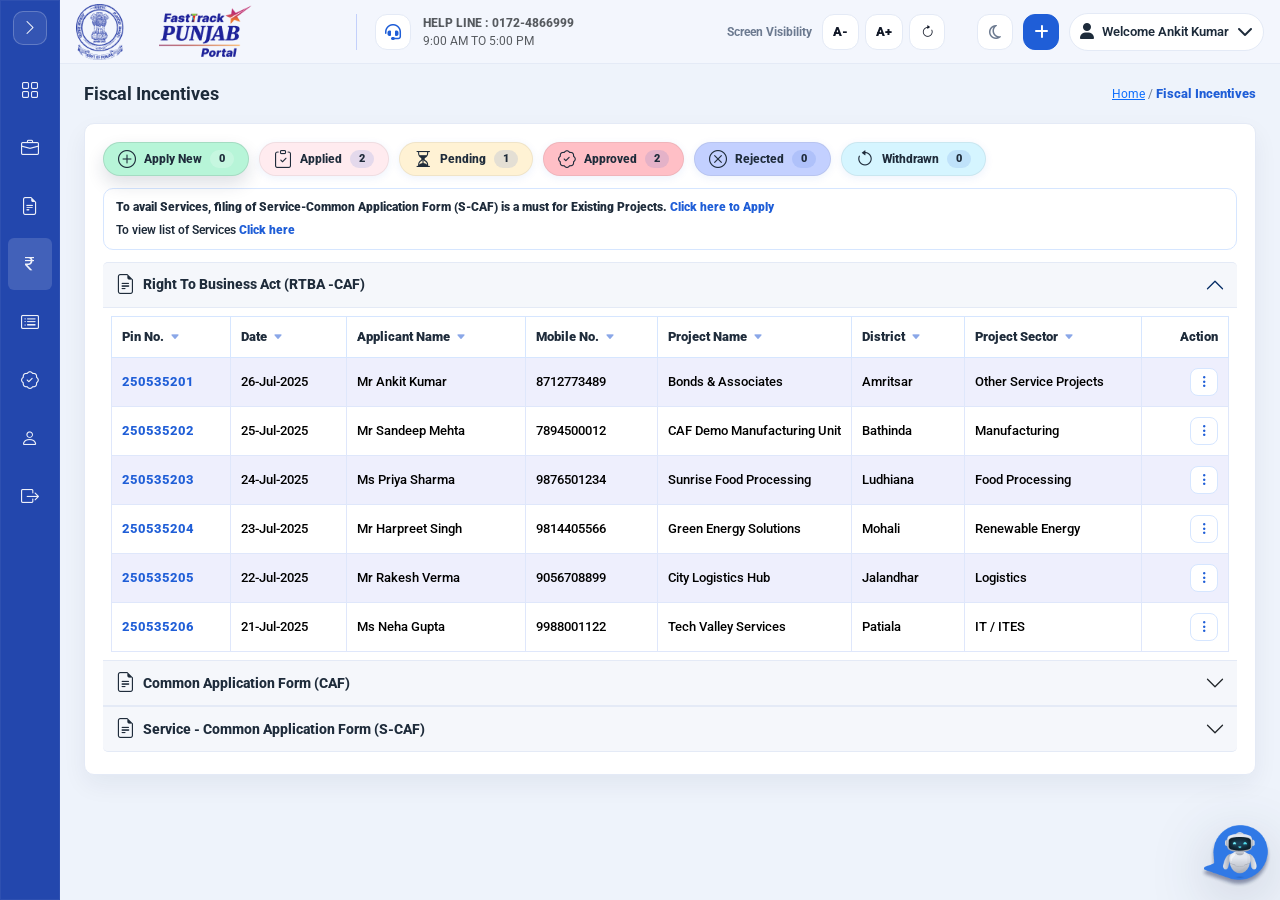
<file: Fiscal-Incentives/fiscal-incentives.html>
<!DOCTYPE html>
<html lang="en">
<head>
    <meta charset="UTF-8">
    <meta name="viewport" content="width=device-width, initial-scale=1.0">
    <link rel="preconnect" href="https://fonts.googleapis.com">
    <link rel="preconnect" href="https://fonts.gstatic.com" crossorigin>
    <link href="https://fonts.googleapis.com/css2?family=Roboto:wght@400;500;600;700;800;900&display=swap" rel="stylesheet">
    <link href="https://cdn.jsdelivr.net/npm/bootstrap@5.3.3/dist/css/bootstrap.min.css" rel="stylesheet" integrity="sha384-QWTKZyjpPEjISv5WaRU9OFeRpok6YctnYmDr5pNlyT2bRjXh0JMhjY6hW+ALEwIH" crossorigin="anonymous">
    <link rel="stylesheet" href="https://cdn.jsdelivr.net/npm/bootstrap-icons@1.11.3/font/bootstrap-icons.min.css">
    <link rel="stylesheet" href="https://cdnjs.cloudflare.com/ajax/libs/font-awesome/6.5.2/css/all.min.css" integrity="sha512-SnH5WK+bZxgPHs44uWIX+LLJAJ9/2PkPKZ5QiAj6Ta86w+fsb2TkcmfRyVX3pBnMFcV7oQPJkl9QevSCWr3W6A==" crossorigin="anonymous" referrerpolicy="no-referrer" />
    <link rel="stylesheet" href="../css/style.css?v=20260317">
    <link rel="stylesheet" href="../css/theme.css?v=20260311">
    <link rel="stylesheet" href="../My-Project/my-project.css?v=20260317">
    <link rel="stylesheet" href="../My-Project/my-project-mob.css?v=20260317">
    <link rel="stylesheet" href="../My-Application/my-application.css">
    <link rel="stylesheet" href="../My-Application/my-application-mob.css">
    <link rel="stylesheet" href="fiscal-incentives.css?v=20260324">
    <title>Fiscal Incentives</title>
</head>

<body>

    <div class="app-shell">
        <aside class="app-sidebar" aria-label="Sidebar">
            <div class="sidebar-expand">
                <button class="sidebar-expand-btn" type="button" aria-label="Expand sidebar">
                    <i class="bi bi-chevron-right"></i>
                </button>
            </div>
            <div class="sidebar-brand">
                <img class="sidebar-gov-logo" src="../assets/images/govt-logo-white.png" alt="Government logo">
                <img class="sidebar-ft-logo" src="../assets/images/fasttrack-logo-white.png" alt="FastTrack logo">
            </div>

            <nav class="sidebar-nav">
                <a class="nav-item" href="../index.html">
                    <span class="nav-ic"><i class="bi bi-grid"></i></span>
                    <span class="nav-text" data-i18n="nav.home">Home</span>
                </a>
                <a class="nav-item" href="../My-Project/my-projects.html">
                    <span class="nav-ic"><i class="bi bi-briefcase"></i></span>
                    <span class="nav-text" data-i18n="nav.my_projects">My Projects</span>
                </a>
                <a class="nav-item" href="../My-Application/my-applications.html">
                    <span class="nav-ic"><i class="bi bi-file-earmark-text"></i></span>
                    <span class="nav-text" data-i18n="nav.my_applications">My Applications</span>
                </a>
                <a class="nav-item active" href="../Fiscal-Incentives/fiscal-incentives.html">
                    <span class="nav-ic"><i class="bi bi-currency-rupee"></i></span>
                    <span class="nav-text" data-i18n="nav.fiscal_incentives">Fiscal Incentives</span>
                </a>
                <a class="nav-item" href="#">
                    <span class="nav-ic"><i class="bi bi-card-list"></i></span>
                    <span class="nav-text" data-i18n="nav.fiscal_registrations">Fiscal Registrations</span>
                </a>
                <a class="nav-item" href="#">
                    <span class="nav-ic"><i class="bi bi-patch-check"></i></span>
                    <span class="nav-text" data-i18n="nav.know_approvals">Know your Approvals</span>
                </a>
                <a class="nav-item" href="#">
                    <span class="nav-ic"><i class="bi bi-person"></i></span>
                    <span class="nav-text" data-i18n="nav.my_account">My Account</span>
                </a>
                <a class="nav-item" href="#">
                    <span class="nav-ic"><i class="bi bi-box-arrow-right"></i></span>
                    <span class="nav-text" data-i18n="nav.logout">Logout</span>
                </a>
            </nav>
        </aside>

        <div class="app-main">
            <header class="app-header" data-active-page="fiscal">
                <div class="header-left">
                    <button class="icon-btn mobile-menu-btn d-lg-none" type="button" aria-label="Menu" id="mobileMenuBtn">
                        <i class="bi bi-list"></i>
                        <i class="bi bi-x-lg"></i>
                    </button>
                    <div class="header-logos">
                        <img class="header-gov-logo" src="../assets/images/govt-logo-dark.png" alt="Government logo">
                        <img class="header-ft-logo" src="../assets/images/fasttrack-logo-dark.png" alt="FastTrack logo">
                    </div>
                </div>

                <div class="header-center">
                    <div class="helpline">
                        <div class="helpline-ic"><i class="fa-solid fa-headset"></i></div>
                        <div class="helpline-txt">
                            <div class="small text-muted fw-semibold">HELP LINE : 0172-4866999</div>
                            <div class="small text-muted">9:00 AM TO 5:00 PM</div>
                        </div>
                    </div>
                </div>

                <div class="header-right"></div>
            </header>

            <div class="app-body">
                <main class="content-area">
                    <div class="container-fluid px-3 px-lg-4">
                        <div class="d-flex align-items-center justify-content-between py-3 page-head">
                            <div class="page-title">Fiscal Incentives</div>
                            <div class="breadcrumb-mini"><a href="../index.html">Home</a> / <span class="fw-semibold">Fiscal Incentives</span></div>
                        </div>

                        <div class="fi-page">
                            <div class="fi-scroll">
                                <div class="apps-card">
                                    <div class="apps-head">
                                        <div class="apps-filters" role="tablist" aria-label="Fiscal incentives status">
                                            <button class="apps-filter-btn active" type="button" role="tab" aria-selected="true" data-fi-tab>
                                                <i class="bi bi-plus-circle"></i>
                                                <span>Apply New</span>
                                                <span class="apps-count">0</span>
                                            </button>
                                            <button class="apps-filter-btn" type="button" role="tab" aria-selected="false" data-fi-tab>
                                                <i class="bi bi-clipboard-check"></i>
                                                <span>Applied</span>
                                                <span class="apps-count">2</span>
                                            </button>
                                            <button class="apps-filter-btn" type="button" role="tab" aria-selected="false" data-fi-tab>
                                                <i class="bi bi-hourglass-split"></i>
                                                <span>Pending</span>
                                                <span class="apps-count">1</span>
                                            </button>
                                            <button class="apps-filter-btn" type="button" role="tab" aria-selected="false" data-fi-tab>
                                                <i class="bi bi-patch-check"></i>
                                                <span>Approved</span>
                                                <span class="apps-count">2</span>
                                            </button>
                                            <button class="apps-filter-btn" type="button" role="tab" aria-selected="false" data-fi-tab>
                                                <i class="bi bi-x-circle"></i>
                                                <span>Rejected</span>
                                                <span class="apps-count">0</span>
                                            </button>
                                            <button class="apps-filter-btn" type="button" role="tab" aria-selected="false" data-fi-tab>
                                                <i class="bi bi-arrow-counterclockwise"></i>
                                                <span>Withdrawn</span>
                                                <span class="apps-count">0</span>
                                            </button>
                                        </div>
                                    </div>

                                    <div class="apps-body-scroll">
                                        <div class="apps-note">
                                            <div class="apps-note-line"><b>To avail Services, filing of Service-Common Application Form (S-CAF) is a must for Existing Projects.</b> <a href="#" class="apps-note-link">Click here to Apply</a></div>
                                            <div class="apps-note-line">To view list of Services <a href="#" class="apps-note-link">Click here</a></div>
                                        </div>

                                        <div class="apps-section">
                                            <div class="accordion projects-accordion" id="fiAccordion">

                                                <div class="accordion-item">
                                                    <h2 class="accordion-header" id="fiRtbaHead">
                                                        <button class="accordion-button" type="button" data-bs-toggle="collapse" data-bs-target="#fiRtba" aria-expanded="true" aria-controls="fiRtba">
                                                            <span class="acc-ic"><i class="bi bi-file-earmark-text"></i></span>
                                                            <span class="acc-title">Right To Business Act (RTBA -CAF)</span>
                                                        </button>
                                                    </h2>
                                                    <div id="fiRtba" class="accordion-collapse collapse show" aria-labelledby="fiRtbaHead" data-bs-parent="#fiAccordion">
                                                        <div class="accordion-body p-0">
                                                            <div class="table-responsive projects-table-wrap d-none d-lg-block">
                                                                <table class="table projects-table mb-0">
                                                                    <thead>
                                                                        <tr>
                                                                            <th style="width:140px"><span class="th-lbl">Pin No.</span><i class="bi bi-caret-down-fill th-sort"></i></th>
                                                                            <th style="width:140px"><span class="th-lbl">Date</span><i class="bi bi-caret-down-fill th-sort"></i></th>
                                                                            <th style="width:220px"><span class="th-lbl">Applicant Name</span><i class="bi bi-caret-down-fill th-sort"></i></th>
                                                                            <th style="width:160px"><span class="th-lbl">Mobile No.</span><i class="bi bi-caret-down-fill th-sort"></i></th>
                                                                            <th><span class="th-lbl">Project Name</span><i class="bi bi-caret-down-fill th-sort"></i></th>
                                                                            <th style="width:140px"><span class="th-lbl">District</span><i class="bi bi-caret-down-fill th-sort"></i></th>
                                                                            <th style="width:200px"><span class="th-lbl">Project Sector</span><i class="bi bi-caret-down-fill th-sort"></i></th>
                                                                            <th class="text-end" style="width:110px"><span class="th-lbl">Action</span></th>
                                                                        </tr>
                                                                    </thead>
                                                                    <tbody>
                                                                        <tr>
                                                                            <td><a class="pin-link" href="#">250535201</a></td>
                                                                            <td>26-Jul-2025</td>
                                                                            <td>Mr Ankit Kumar</td>
                                                                            <td>8712773489</td>
                                                                            <td>Bonds &amp; Associates</td>
                                                                            <td>Amritsar</td>
                                                                            <td>Other Service Projects</td>
                                                                            <td class="text-end">
                                                                                <div class="dropdown d-inline-block">
                                                                                    <button class="tbl-ic-btn" type="button" data-bs-toggle="dropdown" aria-expanded="false" aria-label="More"><i class="bi bi-three-dots-vertical"></i></button>
                                                                                    <ul class="dropdown-menu proj-menu dropdown-menu-end">
                                                                                        <li><a class="dropdown-item" href="#"><i class="bi bi-eye"></i><span>View</span></a></li>
                                                                                        <li><a class="dropdown-item" href="#"><i class="bi bi-journal-text"></i><span>Logs</span></a></li>
                                                                                    </ul>
                                                                                </div>
                                                                            </td>
                                                                        </tr>
                                                                        <tr>
                                                                            <td><a class="pin-link" href="#">250535202</a></td>
                                                                            <td>25-Jul-2025</td>
                                                                            <td>Mr Sandeep Mehta</td>
                                                                            <td>7894500012</td>
                                                                            <td>CAF Demo Manufacturing Unit</td>
                                                                            <td>Bathinda</td>
                                                                            <td>Manufacturing</td>
                                                                            <td class="text-end">
                                                                                <div class="dropdown d-inline-block">
                                                                                    <button class="tbl-ic-btn" type="button" data-bs-toggle="dropdown" aria-expanded="false" aria-label="More"><i class="bi bi-three-dots-vertical"></i></button>
                                                                                    <ul class="dropdown-menu proj-menu dropdown-menu-end">
                                                                                        <li><a class="dropdown-item" href="#"><i class="bi bi-eye"></i><span>View</span></a></li>
                                                                                        <li><a class="dropdown-item" href="#"><i class="bi bi-journal-text"></i><span>Logs</span></a></li>
                                                                                    </ul>
                                                                                </div>
                                                                            </td>
                                                                        </tr>
                                                                        <tr>
                                                                            <td><a class="pin-link" href="#">250535203</a></td>
                                                                            <td>24-Jul-2025</td>
                                                                            <td>Ms Priya Sharma</td>
                                                                            <td>9876501234</td>
                                                                            <td>Sunrise Food Processing</td>
                                                                            <td>Ludhiana</td>
                                                                            <td>Food Processing</td>
                                                                            <td class="text-end">
                                                                                <div class="dropdown d-inline-block">
                                                                                    <button class="tbl-ic-btn" type="button" data-bs-toggle="dropdown" aria-expanded="false" aria-label="More"><i class="bi bi-three-dots-vertical"></i></button>
                                                                                    <ul class="dropdown-menu proj-menu dropdown-menu-end">
                                                                                        <li><a class="dropdown-item" href="#"><i class="bi bi-eye"></i><span>View</span></a></li>
                                                                                        <li><a class="dropdown-item" href="#"><i class="bi bi-journal-text"></i><span>Logs</span></a></li>
                                                                                    </ul>
                                                                                </div>
                                                                            </td>
                                                                        </tr>
                                                                        <tr>
                                                                            <td><a class="pin-link" href="#">250535204</a></td>
                                                                            <td>23-Jul-2025</td>
                                                                            <td>Mr Harpreet Singh</td>
                                                                            <td>9814405566</td>
                                                                            <td>Green Energy Solutions</td>
                                                                            <td>Mohali</td>
                                                                            <td>Renewable Energy</td>
                                                                            <td class="text-end">
                                                                                <div class="dropdown d-inline-block">
                                                                                    <button class="tbl-ic-btn" type="button" data-bs-toggle="dropdown" aria-expanded="false" aria-label="More"><i class="bi bi-three-dots-vertical"></i></button>
                                                                                    <ul class="dropdown-menu proj-menu dropdown-menu-end">
                                                                                        <li><a class="dropdown-item" href="#"><i class="bi bi-eye"></i><span>View</span></a></li>
                                                                                        <li><a class="dropdown-item" href="#"><i class="bi bi-journal-text"></i><span>Logs</span></a></li>
                                                                                    </ul>
                                                                                </div>
                                                                            </td>
                                                                        </tr>
                                                                        <tr>
                                                                            <td><a class="pin-link" href="#">250535205</a></td>
                                                                            <td>22-Jul-2025</td>
                                                                            <td>Mr Rakesh Verma</td>
                                                                            <td>9056708899</td>
                                                                            <td>City Logistics Hub</td>
                                                                            <td>Jalandhar</td>
                                                                            <td>Logistics</td>
                                                                            <td class="text-end">
                                                                                <div class="dropdown d-inline-block">
                                                                                    <button class="tbl-ic-btn" type="button" data-bs-toggle="dropdown" aria-expanded="false" aria-label="More"><i class="bi bi-three-dots-vertical"></i></button>
                                                                                    <ul class="dropdown-menu proj-menu dropdown-menu-end">
                                                                                        <li><a class="dropdown-item" href="#"><i class="bi bi-eye"></i><span>View</span></a></li>
                                                                                        <li><a class="dropdown-item" href="#"><i class="bi bi-journal-text"></i><span>Logs</span></a></li>
                                                                                    </ul>
                                                                                </div>
                                                                            </td>
                                                                        </tr>
                                                                        <tr>
                                                                            <td><a class="pin-link" href="#">250535206</a></td>
                                                                            <td>21-Jul-2025</td>
                                                                            <td>Ms Neha Gupta</td>
                                                                            <td>9988001122</td>
                                                                            <td>Tech Valley Services</td>
                                                                            <td>Patiala</td>
                                                                            <td>IT / ITES</td>
                                                                            <td class="text-end">
                                                                                <div class="dropdown d-inline-block">
                                                                                    <button class="tbl-ic-btn" type="button" data-bs-toggle="dropdown" aria-expanded="false" aria-label="More"><i class="bi bi-three-dots-vertical"></i></button>
                                                                                    <ul class="dropdown-menu proj-menu dropdown-menu-end">
                                                                                        <li><a class="dropdown-item" href="#"><i class="bi bi-eye"></i><span>View</span></a></li>
                                                                                        <li><a class="dropdown-item" href="#"><i class="bi bi-journal-text"></i><span>Logs</span></a></li>
                                                                                    </ul>
                                                                                </div>
                                                                            </td>
                                                                        </tr>
                                                                    </tbody>
                                                                </table>
                                                            </div>

                                                            <div class="apps-mob-cards d-lg-none">
                                                                <div class="apps-mob-card">
                                                                    <div class="dropdown">
                                                                        <button class="apps-mob-act" type="button" data-bs-toggle="dropdown" aria-expanded="false" aria-label="More"><i class="bi bi-three-dots-vertical"></i></button>
                                                                        <ul class="dropdown-menu proj-menu dropdown-menu-end">
                                                                            <li><a class="dropdown-item" href="#"><i class="bi bi-eye"></i><span>View</span></a></li>
                                                                            <li><a class="dropdown-item" href="#"><i class="bi bi-journal-text"></i><span>Logs</span></a></li>
                                                                        </ul>
                                                                    </div>
                                                                    <div class="fi-mob-top">
                                                                        <div class="fi-mob-pin">PIN: <a class="pin-link" href="#">250535201</a></div>
                                                                        <span class="fi-mob-sep">|</span>
                                                                        <div class="fi-mob-date">26-Jul-2025</div>
                                                                    </div>
                                                                    <div class="fi-mob-title">Bonds &amp; Associates</div>
                                                                    <div class="fi-mob-tag">Other Service Projects</div>
                                                                    <div class="fi-mob-meta">
                                                                        <div class="fi-mob-row"><div class="fi-mob-lbl">Applicant Name</div><div class="fi-mob-col">:</div><div class="fi-mob-val">Mr Ankit Kumar</div></div>
                                                                        <div class="fi-mob-row"><div class="fi-mob-lbl">Mobile</div><div class="fi-mob-col">:</div><div class="fi-mob-val">8712773489</div></div>
                                                                        <div class="fi-mob-row"><div class="fi-mob-lbl">Sector</div><div class="fi-mob-col">:</div><div class="fi-mob-val">Other Service Projects</div></div>
                                                                        <div class="fi-mob-row"><div class="fi-mob-lbl">District</div><div class="fi-mob-col">:</div><div class="fi-mob-val">Amritsar</div></div>
                                                                    </div>
                                                                </div>

                                                                <div class="apps-mob-card">
                                                                    <div class="dropdown">
                                                                        <button class="apps-mob-act" type="button" data-bs-toggle="dropdown" aria-expanded="false" aria-label="More"><i class="bi bi-three-dots-vertical"></i></button>
                                                                        <ul class="dropdown-menu proj-menu dropdown-menu-end">
                                                                            <li><a class="dropdown-item" href="#"><i class="bi bi-eye"></i><span>View</span></a></li>
                                                                            <li><a class="dropdown-item" href="#"><i class="bi bi-journal-text"></i><span>Logs</span></a></li>
                                                                        </ul>
                                                                    </div>
                                                                    <div class="fi-mob-top">
                                                                        <div class="fi-mob-pin">PIN: <a class="pin-link" href="#">250535202</a></div>
                                                                        <span class="fi-mob-sep">|</span>
                                                                        <div class="fi-mob-date">25-Jul-2025</div>
                                                                    </div>
                                                                    <div class="fi-mob-title">CAF Demo Manufacturing Unit</div>
                                                                    <div class="fi-mob-tag">Manufacturing</div>
                                                                    <div class="fi-mob-meta">
                                                                        <div class="fi-mob-row"><div class="fi-mob-lbl">Applicant Name</div><div class="fi-mob-col">:</div><div class="fi-mob-val">Mr Sandeep Mehta</div></div>
                                                                        <div class="fi-mob-row"><div class="fi-mob-lbl">Mobile</div><div class="fi-mob-col">:</div><div class="fi-mob-val">7894500012</div></div>
                                                                        <div class="fi-mob-row"><div class="fi-mob-lbl">Sector</div><div class="fi-mob-col">:</div><div class="fi-mob-val">Manufacturing</div></div>
                                                                        <div class="fi-mob-row"><div class="fi-mob-lbl">District</div><div class="fi-mob-col">:</div><div class="fi-mob-val">Bathinda</div></div>
                                                                    </div>
                                                                </div>

                                                                <div class="apps-mob-card">
                                                                    <div class="dropdown">
                                                                        <button class="apps-mob-act" type="button" data-bs-toggle="dropdown" aria-expanded="false" aria-label="More"><i class="bi bi-three-dots-vertical"></i></button>
                                                                        <ul class="dropdown-menu proj-menu dropdown-menu-end">
                                                                            <li><a class="dropdown-item" href="#"><i class="bi bi-eye"></i><span>View</span></a></li>
                                                                            <li><a class="dropdown-item" href="#"><i class="bi bi-journal-text"></i><span>Logs</span></a></li>
                                                                        </ul>
                                                                    </div>
                                                                    <div class="fi-mob-top">
                                                                        <div class="fi-mob-pin">PIN: <a class="pin-link" href="#">250535203</a></div>
                                                                        <span class="fi-mob-sep">|</span>
                                                                        <div class="fi-mob-date">24-Jul-2025</div>
                                                                    </div>
                                                                    <div class="fi-mob-title">Sunrise Food Processing</div>
                                                                    <div class="fi-mob-tag">Food Processing</div>
                                                                    <div class="fi-mob-meta">
                                                                        <div class="fi-mob-row"><div class="fi-mob-lbl">Applicant Name</div><div class="fi-mob-col">:</div><div class="fi-mob-val">Ms Priya Sharma</div></div>
                                                                        <div class="fi-mob-row"><div class="fi-mob-lbl">Mobile</div><div class="fi-mob-col">:</div><div class="fi-mob-val">9876501234</div></div>
                                                                        <div class="fi-mob-row"><div class="fi-mob-lbl">Sector</div><div class="fi-mob-col">:</div><div class="fi-mob-val">Food Processing</div></div>
                                                                        <div class="fi-mob-row"><div class="fi-mob-lbl">District</div><div class="fi-mob-col">:</div><div class="fi-mob-val">Ludhiana</div></div>
                                                                    </div>
                                                                </div>

                                                                <div class="apps-mob-card">
                                                                    <div class="dropdown">
                                                                        <button class="apps-mob-act" type="button" data-bs-toggle="dropdown" aria-expanded="false" aria-label="More"><i class="bi bi-three-dots-vertical"></i></button>
                                                                        <ul class="dropdown-menu proj-menu dropdown-menu-end">
                                                                            <li><a class="dropdown-item" href="#"><i class="bi bi-eye"></i><span>View</span></a></li>
                                                                            <li><a class="dropdown-item" href="#"><i class="bi bi-journal-text"></i><span>Logs</span></a></li>
                                                                        </ul>
                                                                    </div>
                                                                    <div class="fi-mob-top">
                                                                        <div class="fi-mob-pin">PIN: <a class="pin-link" href="#">250535204</a></div>
                                                                        <span class="fi-mob-sep">|</span>
                                                                        <div class="fi-mob-date">23-Jul-2025</div>
                                                                    </div>
                                                                    <div class="fi-mob-title">Green Energy Solutions</div>
                                                                    <div class="fi-mob-tag">Renewable Energy</div>
                                                                    <div class="fi-mob-meta">
                                                                        <div class="fi-mob-row"><div class="fi-mob-lbl">Applicant Name</div><div class="fi-mob-col">:</div><div class="fi-mob-val">Mr Harpreet Singh</div></div>
                                                                        <div class="fi-mob-row"><div class="fi-mob-lbl">Mobile</div><div class="fi-mob-col">:</div><div class="fi-mob-val">9814405566</div></div>
                                                                        <div class="fi-mob-row"><div class="fi-mob-lbl">Sector</div><div class="fi-mob-col">:</div><div class="fi-mob-val">Renewable Energy</div></div>
                                                                        <div class="fi-mob-row"><div class="fi-mob-lbl">District</div><div class="fi-mob-col">:</div><div class="fi-mob-val">Mohali</div></div>
                                                                    </div>
                                                                </div>

                                                                <div class="apps-mob-card">
                                                                    <div class="dropdown">
                                                                        <button class="apps-mob-act" type="button" data-bs-toggle="dropdown" aria-expanded="false" aria-label="More"><i class="bi bi-three-dots-vertical"></i></button>
                                                                        <ul class="dropdown-menu proj-menu dropdown-menu-end">
                                                                            <li><a class="dropdown-item" href="#"><i class="bi bi-eye"></i><span>View</span></a></li>
                                                                            <li><a class="dropdown-item" href="#"><i class="bi bi-journal-text"></i><span>Logs</span></a></li>
                                                                        </ul>
                                                                    </div>
                                                                    <div class="fi-mob-top">
                                                                        <div class="fi-mob-pin">PIN: <a class="pin-link" href="#">250535205</a></div>
                                                                        <span class="fi-mob-sep">|</span>
                                                                        <div class="fi-mob-date">22-Jul-2025</div>
                                                                    </div>
                                                                    <div class="fi-mob-title">City Logistics Hub</div>
                                                                    <div class="fi-mob-tag">Logistics</div>
                                                                    <div class="fi-mob-meta">
                                                                        <div class="fi-mob-row"><div class="fi-mob-lbl">Applicant Name</div><div class="fi-mob-col">:</div><div class="fi-mob-val">Mr Rakesh Verma</div></div>
                                                                        <div class="fi-mob-row"><div class="fi-mob-lbl">Mobile</div><div class="fi-mob-col">:</div><div class="fi-mob-val">9056708899</div></div>
                                                                        <div class="fi-mob-row"><div class="fi-mob-lbl">Sector</div><div class="fi-mob-col">:</div><div class="fi-mob-val">Logistics</div></div>
                                                                        <div class="fi-mob-row"><div class="fi-mob-lbl">District</div><div class="fi-mob-col">:</div><div class="fi-mob-val">Jalandhar</div></div>
                                                                    </div>
                                                                </div>

                                                                <div class="apps-mob-card">
                                                                    <div class="dropdown">
                                                                        <button class="apps-mob-act" type="button" data-bs-toggle="dropdown" aria-expanded="false" aria-label="More"><i class="bi bi-three-dots-vertical"></i></button>
                                                                        <ul class="dropdown-menu proj-menu dropdown-menu-end">
                                                                            <li><a class="dropdown-item" href="#"><i class="bi bi-eye"></i><span>View</span></a></li>
                                                                            <li><a class="dropdown-item" href="#"><i class="bi bi-journal-text"></i><span>Logs</span></a></li>
                                                                        </ul>
                                                                    </div>
                                                                    <div class="fi-mob-top">
                                                                        <div class="fi-mob-pin">PIN: <a class="pin-link" href="#">250535206</a></div>
                                                                        <span class="fi-mob-sep">|</span>
                                                                        <div class="fi-mob-date">21-Jul-2025</div>
                                                                    </div>
                                                                    <div class="fi-mob-title">Tech Valley Services</div>
                                                                    <div class="fi-mob-tag">IT / ITES</div>
                                                                    <div class="fi-mob-meta">
                                                                        <div class="fi-mob-row"><div class="fi-mob-lbl">Applicant Name</div><div class="fi-mob-col">:</div><div class="fi-mob-val">Ms Neha Gupta</div></div>
                                                                        <div class="fi-mob-row"><div class="fi-mob-lbl">Mobile</div><div class="fi-mob-col">:</div><div class="fi-mob-val">9988001122</div></div>
                                                                        <div class="fi-mob-row"><div class="fi-mob-lbl">Sector</div><div class="fi-mob-col">:</div><div class="fi-mob-val">IT / ITES</div></div>
                                                                        <div class="fi-mob-row"><div class="fi-mob-lbl">District</div><div class="fi-mob-col">:</div><div class="fi-mob-val">Patiala</div></div>
                                                                    </div>
                                                                </div>
                                                            </div>
                                                        </div>
                                                    </div>
                                                </div>

                                                <div class="accordion-item">
                                                    <h2 class="accordion-header" id="fiCafHead">
                                                        <button class="accordion-button collapsed" type="button" data-bs-toggle="collapse" data-bs-target="#fiCaf" aria-expanded="false" aria-controls="fiCaf">
                                                            <span class="acc-ic"><i class="bi bi-file-earmark-text"></i></span>
                                                            <span class="acc-title">Common Application Form (CAF)</span>
                                                        </button>
                                                    </h2>
                                                    <div id="fiCaf" class="accordion-collapse collapse" aria-labelledby="fiCafHead" data-bs-parent="#fiAccordion">
                                                        <div class="accordion-body p-0">
                                                            <div class="table-responsive projects-table-wrap d-none d-lg-block">
                                                                <table class="table projects-table mb-0">
                                                                    <thead>
                                                                        <tr>
                                                                            <th style="width:140px"><span class="th-lbl">Pin No.</span><i class="bi bi-caret-down-fill th-sort"></i></th>
                                                                            <th style="width:140px"><span class="th-lbl">Date</span><i class="bi bi-caret-down-fill th-sort"></i></th>
                                                                            <th style="width:220px"><span class="th-lbl">Applicant Name</span><i class="bi bi-caret-down-fill th-sort"></i></th>
                                                                            <th style="width:160px"><span class="th-lbl">Mobile No.</span><i class="bi bi-caret-down-fill th-sort"></i></th>
                                                                            <th><span class="th-lbl">Project Name</span><i class="bi bi-caret-down-fill th-sort"></i></th>
                                                                            <th style="width:140px"><span class="th-lbl">District</span><i class="bi bi-caret-down-fill th-sort"></i></th>
                                                                            <th style="width:200px"><span class="th-lbl">Project Sector</span><i class="bi bi-caret-down-fill th-sort"></i></th>
                                                                            <th class="text-end" style="width:110px"><span class="th-lbl">Action</span></th>
                                                                        </tr>
                                                                    </thead>
                                                                    <tbody>
                                                                        <tr>
                                                                            <td><a class="pin-link" href="#">250535096</a></td>
                                                                            <td>26-Jul-2025</td>
                                                                            <td>Mr Ankit Kumar</td>
                                                                            <td>8712773489</td>
                                                                            <td>Bonds &amp; Associates</td>
                                                                            <td>Amritsar</td>
                                                                            <td>Other Service Projects</td>
                                                                            <td class="text-end">
                                                                                <div class="dropdown d-inline-block">
                                                                                    <button class="tbl-ic-btn" type="button" data-bs-toggle="dropdown" aria-expanded="false" aria-label="More"><i class="bi bi-three-dots-vertical"></i></button>
                                                                                    <ul class="dropdown-menu proj-menu dropdown-menu-end">
                                                                                        <li><a class="dropdown-item" href="#"><i class="bi bi-eye"></i><span>View</span></a></li>
                                                                                        <li><a class="dropdown-item" href="#"><i class="bi bi-journal-text"></i><span>Logs</span></a></li>
                                                                                    </ul>
                                                                                </div>
                                                                            </td>
                                                                        </tr>
                                                                        <tr>
                                                                            <td><a class="pin-link" href="#">250535097</a></td>
                                                                            <td>25-Jul-2025</td>
                                                                            <td>Mr Sandeep Mehta</td>
                                                                            <td>7894500012</td>
                                                                            <td>CAF Demo Manufacturing Unit</td>
                                                                            <td>Bathinda</td>
                                                                            <td>Manufacturing</td>
                                                                            <td class="text-end">
                                                                                <div class="dropdown d-inline-block">
                                                                                    <button class="tbl-ic-btn" type="button" data-bs-toggle="dropdown" aria-expanded="false" aria-label="More"><i class="bi bi-three-dots-vertical"></i></button>
                                                                                    <ul class="dropdown-menu proj-menu dropdown-menu-end">
                                                                                        <li><a class="dropdown-item" href="#"><i class="bi bi-eye"></i><span>View</span></a></li>
                                                                                        <li><a class="dropdown-item" href="#"><i class="bi bi-journal-text"></i><span>Logs</span></a></li>
                                                                                    </ul>
                                                                                </div>
                                                                            </td>
                                                                        </tr>
                                                                    </tbody>
                                                                </table>
                                                            </div>

                                                            <div class="apps-mob-cards d-lg-none">
                                                                <div class="apps-mob-card">
                                                                    <div class="dropdown">
                                                                        <button class="apps-mob-act" type="button" data-bs-toggle="dropdown" aria-expanded="false" aria-label="More"><i class="bi bi-three-dots-vertical"></i></button>
                                                                        <ul class="dropdown-menu proj-menu dropdown-menu-end">
                                                                            <li><a class="dropdown-item" href="#"><i class="bi bi-eye"></i><span>View</span></a></li>
                                                                            <li><a class="dropdown-item" href="#"><i class="bi bi-journal-text"></i><span>Logs</span></a></li>
                                                                        </ul>
                                                                    </div>
                                                                    <div class="fi-mob-top">
                                                                        <div class="fi-mob-pin">PIN: <a class="pin-link" href="#">250535096</a></div>
                                                                        <span class="fi-mob-sep">|</span>
                                                                        <div class="fi-mob-date">26-Jul-2025</div>
                                                                    </div>
                                                                    <div class="fi-mob-title">Bonds &amp; Associates</div>
                                                                    <div class="fi-mob-tag">Other Service Projects</div>
                                                                    <div class="fi-mob-meta">
                                                                        <div class="fi-mob-row"><div class="fi-mob-lbl">Applicant Name</div><div class="fi-mob-col">:</div><div class="fi-mob-val">Mr Ankit Kumar</div></div>
                                                                        <div class="fi-mob-row"><div class="fi-mob-lbl">Mobile</div><div class="fi-mob-col">:</div><div class="fi-mob-val">8712773489</div></div>
                                                                        <div class="fi-mob-row"><div class="fi-mob-lbl">Sector</div><div class="fi-mob-col">:</div><div class="fi-mob-val">Other Service Projects</div></div>
                                                                        <div class="fi-mob-row"><div class="fi-mob-lbl">District</div><div class="fi-mob-col">:</div><div class="fi-mob-val">Amritsar</div></div>
                                                                    </div>
                                                                </div>

                                                                <div class="apps-mob-card">
                                                                    <div class="dropdown">
                                                                        <button class="apps-mob-act" type="button" data-bs-toggle="dropdown" aria-expanded="false" aria-label="More"><i class="bi bi-three-dots-vertical"></i></button>
                                                                        <ul class="dropdown-menu proj-menu dropdown-menu-end">
                                                                            <li><a class="dropdown-item" href="#"><i class="bi bi-eye"></i><span>View</span></a></li>
                                                                            <li><a class="dropdown-item" href="#"><i class="bi bi-journal-text"></i><span>Logs</span></a></li>
                                                                        </ul>
                                                                    </div>
                                                                    <div class="fi-mob-top">
                                                                        <div class="fi-mob-pin">PIN: <a class="pin-link" href="#">250535097</a></div>
                                                                        <span class="fi-mob-sep">|</span>
                                                                        <div class="fi-mob-date">25-Jul-2025</div>
                                                                    </div>
                                                                    <div class="fi-mob-title">CAF Demo Manufacturing Unit</div>
                                                                    <div class="fi-mob-tag">Manufacturing</div>
                                                                    <div class="fi-mob-meta">
                                                                        <div class="fi-mob-row"><div class="fi-mob-lbl">Applicant Name</div><div class="fi-mob-col">:</div><div class="fi-mob-val">Mr Sandeep Mehta</div></div>
                                                                        <div class="fi-mob-row"><div class="fi-mob-lbl">Mobile</div><div class="fi-mob-col">:</div><div class="fi-mob-val">7894500012</div></div>
                                                                        <div class="fi-mob-row"><div class="fi-mob-lbl">Sector</div><div class="fi-mob-col">:</div><div class="fi-mob-val">Manufacturing</div></div>
                                                                        <div class="fi-mob-row"><div class="fi-mob-lbl">District</div><div class="fi-mob-col">:</div><div class="fi-mob-val">Bathinda</div></div>
                                                                    </div>
                                                                </div>
                                                            </div>
                                                        </div>
                                                    </div>
                                                </div>

                                                <div class="accordion-item">
                                                    <h2 class="accordion-header" id="fiScafHead">
                                                        <button class="accordion-button collapsed" type="button" data-bs-toggle="collapse" data-bs-target="#fiScaf" aria-expanded="false" aria-controls="fiScaf">
                                                            <span class="acc-ic"><i class="bi bi-file-earmark-text"></i></span>
                                                            <span class="acc-title">Service - Common Application Form (S-CAF)</span>
                                                        </button>
                                                    </h2>
                                                    <div id="fiScaf" class="accordion-collapse collapse" aria-labelledby="fiScafHead" data-bs-parent="#fiAccordion">
                                                        <div class="accordion-body p-0">
                                                            <div class="table-responsive projects-table-wrap d-none d-lg-block">
                                                                <table class="table projects-table mb-0">
                                                                    <thead>
                                                                        <tr>
                                                                            <th style="width:140px"><span class="th-lbl">Pin No.</span><i class="bi bi-caret-down-fill th-sort"></i></th>
                                                                            <th style="width:140px"><span class="th-lbl">Date</span><i class="bi bi-caret-down-fill th-sort"></i></th>
                                                                            <th style="width:220px"><span class="th-lbl">Applicant Name</span><i class="bi bi-caret-down-fill th-sort"></i></th>
                                                                            <th style="width:160px"><span class="th-lbl">Mobile No.</span><i class="bi bi-caret-down-fill th-sort"></i></th>
                                                                            <th><span class="th-lbl">Project Name</span><i class="bi bi-caret-down-fill th-sort"></i></th>
                                                                            <th style="width:140px"><span class="th-lbl">District</span><i class="bi bi-caret-down-fill th-sort"></i></th>
                                                                            <th style="width:200px"><span class="th-lbl">Project Sector</span><i class="bi bi-caret-down-fill th-sort"></i></th>
                                                                            <th class="text-end" style="width:110px"><span class="th-lbl">Action</span></th>
                                                                        </tr>
                                                                    </thead>
                                                                    <tbody>
                                                                        <tr>
                                                                            <td class="text-muted">-</td>
                                                                            <td class="text-muted">-</td>
                                                                            <td class="text-muted">-</td>
                                                                            <td class="text-muted">-</td>
                                                                            <td class="text-muted">-</td>
                                                                            <td class="text-muted">-</td>
                                                                            <td class="text-muted">-</td>
                                                                            <td class="text-muted text-end">-</td>
                                                                        </tr>
                                                                    </tbody>
                                                                </table>
                                                            </div>

                                                            <div class="apps-mob-cards d-lg-none">
                                                                <div class="apps-mob-card">
                                                                    <div class="fi-mob-top">
                                                                        <div class="fi-mob-pin">PIN: <span class="text-muted">-</span></div>
                                                                        <span class="fi-mob-sep">|</span>
                                                                        <div class="fi-mob-date text-muted">-</div>
                                                                    </div>
                                                                    <div class="fi-mob-title text-muted">-</div>
                                                                    <div class="fi-mob-tag">-</div>
                                                                    <div class="fi-mob-meta">
                                                                        <div class="fi-mob-row"><div class="fi-mob-lbl">Applicant Name</div><div class="fi-mob-col">:</div><div class="fi-mob-val text-muted">-</div></div>
                                                                        <div class="fi-mob-row"><div class="fi-mob-lbl">Mobile</div><div class="fi-mob-col">:</div><div class="fi-mob-val text-muted">-</div></div>
                                                                        <div class="fi-mob-row"><div class="fi-mob-lbl">Sector</div><div class="fi-mob-col">:</div><div class="fi-mob-val text-muted">-</div></div>
                                                                        <div class="fi-mob-row"><div class="fi-mob-lbl">District</div><div class="fi-mob-col">:</div><div class="fi-mob-val text-muted">-</div></div>
                                                                    </div>
                                                                </div>
                                                            </div>
                                                        </div>
                                                    </div>
                                                </div>

                                            </div>
                                        </div>
                                    </div>

                                </div>
                            </div>
                        </div>

                    </div>
                </main>
            </div>
        </div>
    </div>

    <script src="https://cdn.jsdelivr.net/npm/bootstrap@5.3.3/dist/js/bootstrap.bundle.min.js" integrity="sha384-YvpcrYf0tY3lHB60NNkmXc5s9fDVZLESaAA55NDzOxhy9GkcIdslK1eN7N6jIeHz" crossorigin="anonymous"></script>
    <script src="../js/shared-ui.js?v=20260317"></script>
    <script>
        (function () {
            var wrap = document.querySelector('.apps-filters[aria-label="Fiscal incentives status"]');
            if (!wrap) return;
            var tabs = wrap.querySelectorAll('[data-fi-tab]');
            if (!tabs || !tabs.length) return;

            function setActive(btn) {
                tabs.forEach(function (b) {
                    var on = b === btn;
                    if (on) b.classList.add('active');
                    else b.classList.remove('active');
                    b.setAttribute('aria-selected', on ? 'true' : 'false');
                });
            }

            tabs.forEach(function (b) {
                b.addEventListener('click', function () {
                    setActive(b);
                });
            });
        })();
    </script>
</body>
</html>
</file>
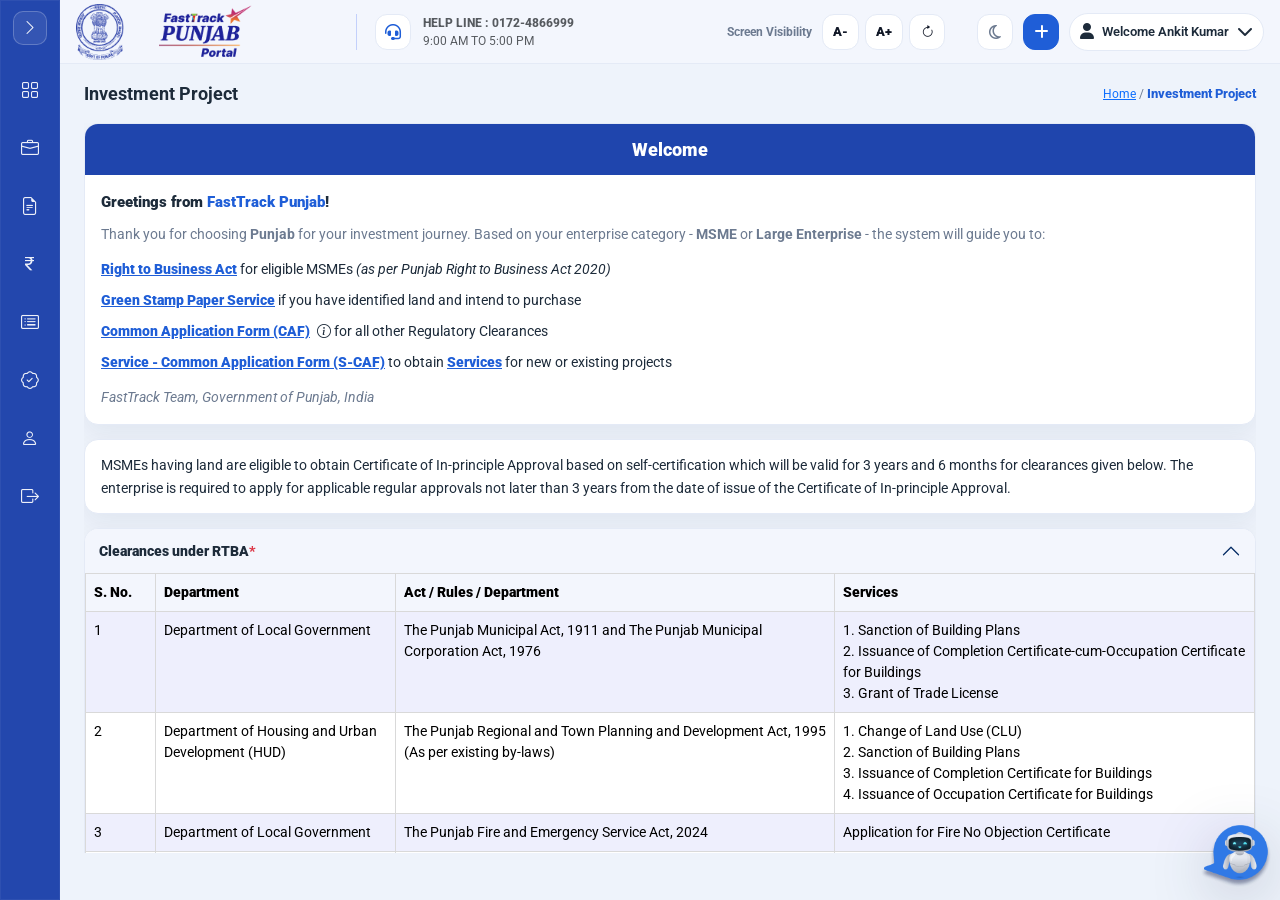
<file: Home/investment-project.html>
<!DOCTYPE html>
<html lang="en">
<head>
    <meta charset="UTF-8">
    <meta name="viewport" content="width=device-width, initial-scale=1.0">
    <link rel="preconnect" href="https://fonts.googleapis.com">
    <link rel="preconnect" href="https://fonts.gstatic.com" crossorigin>
    <link href="https://fonts.googleapis.com/css2?family=Roboto:wght@400;500;600;700;800;900&display=swap" rel="stylesheet">
    <link href="https://cdn.jsdelivr.net/npm/bootstrap@5.3.3/dist/css/bootstrap.min.css" rel="stylesheet" integrity="sha384-QWTKZyjpPEjISv5WaRU9OFeRpok6YctnYmDr5pNlyT2bRjXh0JMhjY6hW+ALEwIH" crossorigin="anonymous">
    <link rel="stylesheet" href="https://cdn.jsdelivr.net/npm/bootstrap-icons@1.11.3/font/bootstrap-icons.min.css">
    <link rel="stylesheet" href="https://cdnjs.cloudflare.com/ajax/libs/font-awesome/6.5.2/css/all.min.css" integrity="sha512-SnH5WK+bZxgPHs44uWIX+LLJAJ9/2PkPKZ5QiAj6Ta86w+fsb2TkcmfRyVX3pBnMFcV7oQPJkl9QevSCWr3W6A==" crossorigin="anonymous" referrerpolicy="no-referrer" />
    <link rel="stylesheet" href="../css/style.css?v=20260317">
    <link rel="stylesheet" href="../css/theme.css?v=20260311">
    <link rel="stylesheet" href="investment-project.css?v=20260319">
    <title>Investment Project</title>
</head>

<body>

    <div class="app-shell">
        <aside class="app-sidebar" aria-label="Sidebar">
            <div class="sidebar-expand">
                <button class="sidebar-expand-btn" type="button" aria-label="Expand sidebar">
                    <i class="bi bi-chevron-right"></i>
                </button>
            </div>
            <div class="sidebar-brand">
                <img class="sidebar-gov-logo" src="../assets/images/govt-logo-white.png" alt="Government logo">
                <img class="sidebar-ft-logo" src="../assets/images/fasttrack-logo-white.png" alt="FastTrack logo">
            </div>

            <nav class="sidebar-nav">
                <a class="nav-item" href="../index.html">
                    <span class="nav-ic"><i class="bi bi-grid"></i></span>
                    <span class="nav-text">Home</span>
                </a>
                <a class="nav-item" href="../My-Project/my-projects.html">
                    <span class="nav-ic"><i class="bi bi-briefcase"></i></span>
                    <span class="nav-text">My Projects</span>
                </a>
                <a class="nav-item" href="../My-Application/my-applications.html">
                    <span class="nav-ic"><i class="bi bi-file-earmark-text"></i></span>
                    <span class="nav-text">My Applications</span>
                </a>
                <a class="nav-item" href="../Fiscal-Incentives/fiscal-incentives.html">
                    <span class="nav-ic"><i class="bi bi-currency-rupee"></i></span>
                    <span class="nav-text">Fiscal Incentives</span>
                </a>
                <a class="nav-item" href="#">
                    <span class="nav-ic"><i class="bi bi-card-list"></i></span>
                    <span class="nav-text">Fiscal Registrations</span>
                </a>
                <a class="nav-item" href="#">
                    <span class="nav-ic"><i class="bi bi-patch-check"></i></span>
                    <span class="nav-text">Know your Approvals</span>
                </a>
                <a class="nav-item" href="#">
                    <span class="nav-ic"><i class="bi bi-person"></i></span>
                    <span class="nav-text">My Account</span>
                </a>
                <a class="nav-item" href="#">
                    <span class="nav-ic"><i class="bi bi-box-arrow-right"></i></span>
                    <span class="nav-text">Logout</span>
                </a>
            </nav>
        </aside>

        <div class="app-main">
            <header class="app-header" data-active-page="investment">
                <div class="header-left">
                    <button class="icon-btn mobile-menu-btn d-lg-none" type="button" aria-label="Menu" id="mobileMenuBtn">
                        <i class="bi bi-list"></i>
                        <i class="bi bi-x-lg"></i>
                    </button>
                    <div class="header-logos">
                        <img class="header-gov-logo" src="../assets/images/govt-logo-dark.png" alt="Government logo">
                        <img class="header-ft-logo" src="../assets/images/fasttrack-logo-dark.png" alt="FastTrack logo">
                    </div>
                </div>

                <div class="header-center">
                    <div class="helpline">
                        <div class="helpline-ic"><i class="fa-solid fa-headset"></i></div>
                        <div class="helpline-txt">
                            <div class="small text-muted fw-semibold">HELP LINE : 0172-4866999</div>
                            <div class="small text-muted">9:00 AM TO 5:00 PM</div>
                        </div>
                    </div>
                </div>

                <div class="header-right"></div>
            </header>

            <div class="app-body">
                <main class="content-area">
                    <div class="container-fluid px-3 px-lg-4">
                        <div class="d-flex align-items-center justify-content-between py-3 page-head">
                            <div class="page-title">Investment Project</div>
                            <div class="breadcrumb-mini"><a href="../index.html">Home</a> / <span class="fw-semibold">Investment Project</span></div>
                        </div>

                        <div class="inv-page">
                            <div class="inv-scroll">
                                <div class="inv-shell">
                                    <div class="inv-welcome-card">
                                        <div class="inv-welcome-head">Welcome</div>
                                        <div class="inv-welcome-body">
                                            <div class="inv-hello">Greetings from <span class="inv-brand">FastTrack Punjab</span>!</div>
                                            <div class="inv-para">Thank you for choosing <b>Punjab</b> for your investment journey. Based on your enterprise category - <b>MSME</b> or <b>Large Enterprise</b> - the system will guide you to:</div>

                                    <div class="inv-links">
                                        <a href="#" class="inv-link">Right to Business Act</a>
                                        <span>for eligible MSMEs <i>(as per Punjab Right to Business Act 2020)</i></span>
                                    </div>
                                    <div class="inv-links">
                                        <a href="#" class="inv-link">Green Stamp Paper Service</a>
                                        <span>if you have identified land and intend to purchase</span>
                                    </div>
                                    <div class="inv-links">
                                        <a href="#" class="inv-link">Common Application Form (CAF)</a>
                                        <span><i class="bi bi-info-circle ms-1" aria-hidden="true"></i> for all other Regulatory Clearances</span>
                                    </div>
                                    <div class="inv-links">
                                        <a href="#" class="inv-link">Service - Common Application Form (S-CAF)</a>
                                        <span>to obtain <a href="#" class="inv-link">Services</a> for new or existing projects</span>
                                    </div>

                                            <div class="inv-sign">FastTrack Team, Government of Punjab, India</div>
                                        </div>
                                    </div>

                                    <div class="inv-info">
                                        MSMEs having land are eligible to obtain Certificate of In-principle Approval based on self-certification which will be valid for 3 years and 6 months for clearances given below. The enterprise is required to apply for applicable regular approvals not later than 3 years from the date of issue of the Certificate of In-principle Approval.
                                    </div>

                                    <div class="inv-accordion accordion" id="invAccordion">
                                        <div class="accordion-item inv-acc-item">
                                            <h2 class="accordion-header" id="invRtbaHead">
                                                <button class="accordion-button" type="button" data-bs-toggle="collapse" data-bs-target="#invRtba" aria-expanded="true" aria-controls="invRtba">
                                                    Clearances under RTBA <span class="text-danger">*</span>
                                                </button>
                                            </h2>
                                            <div id="invRtba" class="accordion-collapse collapse show" aria-labelledby="invRtbaHead" data-bs-parent="#invAccordion">
                                                <div class="accordion-body p-0">
                                                    <div class="table-responsive inv-table-wrap">
                                                        <table class="table inv-table mb-0">
                                                    <thead>
                                                        <tr>
                                                            <th style="width:70px">S. No.</th>
                                                            <th style="width:240px">Department</th>
                                                            <th>Act / Rules / Department</th>
                                                            <th style="width:420px">Services</th>
                                                        </tr>
                                                    </thead>
                                                    <tbody>
                                                        <tr>
                                                            <td>1</td>
                                                            <td>Department of Local Government</td>
                                                            <td>The Punjab Municipal Act, 1911 and The Punjab Municipal Corporation Act, 1976</td>
                                                            <td>
                                                                <div>1. Sanction of Building Plans</div>
                                                                <div>2. Issuance of Completion Certificate-cum-Occupation Certificate for Buildings</div>
                                                                <div>3. Grant of Trade License</div>
                                                            </td>
                                                        </tr>
                                                        <tr>
                                                            <td>2</td>
                                                            <td>Department of Housing and Urban Development (HUD)</td>
                                                            <td>The Punjab Regional and Town Planning and Development Act, 1995 (As per existing by-laws)</td>
                                                            <td>
                                                                <div>1. Change of Land Use (CLU)</div>
                                                                <div>2. Sanction of Building Plans</div>
                                                                <div>3. Issuance of Completion Certificate for Buildings</div>
                                                                <div>4. Issuance of Occupation Certificate for Buildings</div>
                                                            </td>
                                                        </tr>
                                                        <tr>
                                                            <td>3</td>
                                                            <td>Department of Local Government</td>
                                                            <td>The Punjab Fire and Emergency Service Act, 2024</td>
                                                            <td>Application for Fire No Objection Certificate</td>
                                                        </tr>
                                                        <tr>
                                                            <td>4</td>
                                                            <td>Department of Labour</td>
                                                            <td>
                                                                <div>The Punjab Factory Rules, 1952</div>
                                                                <div>The Punjab Shops and Commercial Establishments Act, 1958</div>
                                                                <div>The Building and Other Construction Workers (Regulation of Employment and Conditions of Service) Act, 1996</div>
                                                                <div>The Factories Act, 1948</div>
                                                            </td>
                                                            <td>
                                                                <div>Approval of Factory Building Plan (except for hazardous industries as per First Schedule of the Factories Act, 1948)</div>
                                                                <div>Registration of Shop or Establishment</div>
                                                                <div>1. Registration of Principal Employer</div>
                                                                <div>2. Registration under BOCW Act, 1996</div>
                                                                <div>1. Stability Certificate</div>
                                                                <div>2. Factory License</div>
                                                            </td>
                                                        </tr>
                                                        <tr>
                                                            <td>5</td>
                                                            <td>Punjab Pollution Control Board (PPCB)</td>
                                                            <td>The Water (Prevention and Control of Pollution) Act, 1974 and The Air (Prevention and Control of Pollution) Act, 1981</td>
                                                            <td>
                                                                <div>1. Consent to establish (Within Approved Industrial Parks - White, Green & Orange categories; Outside Parks - White & Green categories)</div>
                                                                <div>2. Consent to Operate (White & Green categories)</div>
                                                            </td>
                                                        </tr>
                                                        <tr>
                                                            <td>6</td>
                                                            <td>Department of Forest & Wildlife Preservation</td>
                                                            <td>Department of Forest and Wildlife Preservation, Punjab</td>
                                                            <td>No Objection Certificate (NOC) for non forest land</td>
                                                        </tr>
                                                        <tr>
                                                            <td>7</td>
                                                            <td>Punjab Small Industries & Export Corporations (PSIEC)</td>
                                                            <td>Punjab Small Industries & Export Corporation Ltd. (PSIEC) as per by laws</td>
                                                            <td>
                                                                <div>1. Sanction of Building Plans</div>
                                                                <div>2. Issuance of Completion Certificate cum Occupation Certificate for Buildings</div>
                                                            </td>
                                                        </tr>
                                                    </tbody>
                                                        </table>
                                                    </div>
                                                </div>
                                            </div>
                                        </div>
                                    </div>

                                    <div class="inv-actions-row">
                                        <div class="inv-question-card">
                                            <div class="inv-q-head">Does your project fall under <b>MSME</b> Category ?</div>
                                            <div class="inv-q-body">
                                                <div class="form-check form-check-inline">
                                                    <input class="form-check-input" type="radio" name="isMsme" id="isMsmeYes" value="yes">
                                                    <label class="form-check-label" for="isMsmeYes">Yes</label>
                                                </div>
                                                <div class="form-check form-check-inline">
                                                    <input class="form-check-input" type="radio" name="isMsme" id="isMsmeNo" value="no">
                                                    <label class="form-check-label" for="isMsmeNo">No</label>
                                                </div>
                                            </div>
                                        </div>

                                        <div class="inv-question-card">
                                            <div class="inv-q-head">Are you an MSME Registered with GOI?</div>
                                            <div class="inv-q-body">
                                                <div class="form-check form-check-inline">
                                                    <input class="form-check-input" type="radio" name="isMsmeGoi" id="isMsmeGoiYes" value="yes">
                                                    <label class="form-check-label" for="isMsmeGoiYes">Yes</label>
                                                </div>
                                                <div class="form-check form-check-inline">
                                                    <input class="form-check-input" type="radio" name="isMsmeGoi" id="isMsmeGoiNo" value="no">
                                                    <label class="form-check-label" for="isMsmeGoiNo">No</label>
                                                </div>
                                            </div>
                                        </div>
                                    </div>
                                </div>
                            </div>
                        </div>
                    </div>
                </main>
            </div>
        </div>
    </div>

    <script src="https://cdn.jsdelivr.net/npm/bootstrap@5.3.3/dist/js/bootstrap.bundle.min.js" integrity="sha384-YvpcrYf0tY3lHB60NNkmXc5s9fDVZLESaAA55NDzOxhy9GkcIdslK1eN7N6jIeHz" crossorigin="anonymous"></script>
    <script src="../js/shared-ui.js"></script>
</body>
</html>
</file>
<file: css/style.css>
:root {
  --brand: #1f5ed7;
  --brand-dark: #1447ac;
  --bg: #eef3fb;
  --surface: #ffffff;
  --text: #1d2b3a;
  --muted: #6c7a90;
  --border: #e4eaf6;
  --shadow: 0 10px 25px rgba(18, 38, 63, 0.06);

  --sidebar-collapsed: 60px;
  --sidebar-expanded: 270px;
  --header-h: 64px;
}

@media (min-width: 320px) and (max-width: 720px) {
  .app-header {
    height: 56px;
    padding-top: 0;
    padding-bottom: 0;
  }



  .header-right {
    top: 10px;
  }

  .header-left {
    height: 56px;
  }
}

@media (max-width: 360px) {
  .app-header {
    padding-left: 6px;
    padding-right: 6px;
    gap: 8px;
  }

  .header-left {
    gap: 8px;
  }

  .header-right {
    right: 6px;
    gap: 6px;
  }

  .header-ft-logo { height: 24px; }

  .shortcut-btn {
    width: 30px;
    height: 30px;
    border-radius: 12px;
  }

  .user-pill {
    padding: 3px 6px;
  }

  .user-pill .user-ic {
    width: 28px;
    height: 28px;
  }
}

body {
  font-family: Roboto, system-ui, -apple-system, "Segoe UI", Arial, sans-serif;
  background: var(--bg);
  color: var(--text);
  overflow: hidden;
}

.chatbot-fab {
  position: fixed;
  right: 22px;
  bottom: 22px;
  width: 64px;
  height: 64px;
  border-radius: 50%;
  border: 0;
  background: transparent;
  box-shadow: none;
  display: grid;
  place-items: center;
  z-index: 60;
}

.chatbot-fab img {
  width: 75px;
  height: 75px;
  object-fit: contain;
  filter: drop-shadow(0 14px 30px rgba(18, 38, 63, 0.22));
}

.chatbot-canvas {
  width: 360px !important;
  border-left: 0;
  background: #f2f7ff;
}

.chatbot-head {
  background: #cfe5ff;
  border-bottom: 1px solid #b9d7ff;
}

.chatbot-title {
  display: flex;
  align-items: center;
  gap: 10px;
}

.chatbot-head-ic {
  width: 34px;
  height: 34px;
  object-fit: contain;
}

.chatbot-name {
  font-weight: 900;
  color: #1f2c3b;
}

.chatbot-body {
  display: flex;
  flex-direction: column;
  gap: 10px;
}

.chatbot-label {
  font-size: 0.75rem;
  font-weight: 700;
  color: #2b3a4e;
}

.chatbot-input {
  border-radius: 12px;
  border-color: #d6e6ff;
  font-size: 0.8125rem;
}

.chatbot-msgs {
  display: grid;
  gap: 10px;
}

.chatbot-pill {
  justify-self: end;
  background: #1f5ed7;
  color: #fff;
  padding: 10px 12px;
  border-radius: 12px;
  font-size: 0.8125rem;
  font-weight: 700;
  max-width: 240px;
}

.chatbot-card {
  background: #ffffff;
  border: 1px solid #d6e6ff;
  border-radius: 14px;
  padding: 12px;
}

.chatbot-card-h {
  font-weight: 900;
  font-size: 0.75rem;
  margin-bottom: 6px;
}

.chatbot-card-b {
  font-size: 0.75rem;
  color: #2b3a4e;
}

.chatbot-status {
  font-weight: 900;
  color: #1a7f37;
}

.chatbot-footer {
  display: grid;
  grid-template-columns: 1fr 42px;
  gap: 10px;
  padding: 12px;
  border-top: 1px solid #d6e6ff;
  background: #ffffff;
}

.chatbot-send {
  border: 0;
  border-radius: 12px;
  background: #ffffff;
  border: 1px solid #d6e6ff;
  color: #1f5ed7;
  display: grid;
  place-items: center;
}

@media (max-width: 575.98px) {
  .chatbot-fab {
    right: 14px;
    bottom: 14px;
  }
  .chatbot-canvas {
    width: min(92vw, 360px) !important;
  }
}

html[data-theme="dark"] .chatbot-canvas {
  background: #0f172a;
}

html[data-theme="dark"] .chatbot-head {
  background: rgba(59, 130, 246, 0.22);
  border-bottom-color: rgba(255, 255, 255, 0.10);
}

html[data-theme="dark"] .chatbot-name,
html[data-theme="dark"] .chatbot-label,
html[data-theme="dark"] .chatbot-card-h,
html[data-theme="dark"] .chatbot-card-b {
  color: rgba(230, 238, 252, 0.90);
}

html[data-theme="dark"] .chatbot-input {
  background: rgba(255, 255, 255, 0.06);
  border-color: rgba(255, 255, 255, 0.12);
  color: rgba(230, 238, 252, 0.92);
}

html[data-theme="dark"] .chatbot-card {
  background: rgba(255, 255, 255, 0.03);
  border-color: rgba(255, 255, 255, 0.10);
}

html[data-theme="dark"] .chatbot-footer {
  background: rgba(255, 255, 255, 0.03);
  border-top-color: rgba(255, 255, 255, 0.10);
}

html[data-theme="dark"] .chatbot-send {
  background: rgba(255, 255, 255, 0.04);
  border-color: rgba(255, 255, 255, 0.12);
  color: rgba(230, 238, 252, 0.92);
}

table,
.table {
  font-size: 0.8125rem;
}

.text-brand {
  color: var(--brand) !important;
}

.bg-brand {
  background: var(--brand) !important;
}

.app-shell {
  height: 100vh;
  min-height: 0;
  position: relative;
}

@media (min-width: 992px) {
  .app-body {
    overflow: auto;
    min-height: 0;
  }
}

.app-sidebar {
  position: fixed;
  left: 0;
  top: 0;
  height: 100vh;
  background: #2347ad;
  color: #fff;
  width: var(--sidebar-collapsed);
  transition: width 220ms ease;
  display: flex;
  flex-direction: column;
  box-shadow: 0 0 0 1px rgba(255, 255, 255, 0.05) inset;
  z-index: 50;
}
.small.text-muted {
    font-size: 12px;
}
.app-sidebar:hover {
  width: var(--sidebar-expanded);
}

.sidebar-expand {
  height: 56px;
  display: grid;
  place-items: center;
}

.sidebar-expand-btn {
  width: 34px;
  height: 34px;
  border-radius: 10px;
  border: 1px solid rgba(255, 255, 255, 0.22);
  background: rgba(255, 255, 255, 0.08);
  color: rgba(255, 255, 255, 0.95);
  display: grid;
  place-items: center;
}

.app-sidebar:hover .sidebar-expand {
  display: none;
}

.app-sidebar:hover .sidebar-expand-btn i {
  transform: rotate(180deg);
}

.sidebar-expand-btn i {
  transition: transform 200ms ease;
}

.sidebar-brand {
  padding: 14px 12px;
  display: grid;
  grid-template-columns: 44px 1fr;
  gap: 12px;
  align-items: center;
  border-bottom: 1px solid rgba(255, 255, 255, 0.12);
  min-height: 74px;
  display: none;
}

.app-sidebar:hover .sidebar-brand {
  display: grid;
}

.sidebar-gov-logo {
  width: 64px;
  height: 64px;
  object-fit: contain;
}

.sidebar-ft-logo {
  width: 190px;
  height: 64px;
  object-fit: contain;
  opacity: 0;
  transition: opacity 200ms ease;
}

.app-sidebar:hover .sidebar-ft-logo {
  opacity: 1;
}

.sidebar-top,
.sidebar-bottom {
  padding: 12px;
  display: flex;
  align-items: center;
  justify-content: center;
}

.sidebar-nav {
  display: flex;
  flex-direction: column;
  gap: 6px;
  padding: 8px;
  flex: 1;
}

.sidebar-nav .nav-item {
  width: 100%;
  display: flex;
  align-items: center;
  gap: 10px;
  padding: 10px 10px;
  transition: padding 220ms ease, gap 220ms ease, background-color 180ms ease;
  border-radius: 6px;
  color: rgba(255, 255, 255, 0.92);
  text-decoration: none;
  white-space: nowrap;
  overflow: hidden;
  font-size: 14px;
  font-weight: 500;
}

.app-sidebar:not(:hover) .sidebar-nav .nav-item {
  justify-content: center;
  padding-left: 0;
  padding-right: 0;
  gap: 0;
}

.app-sidebar:hover .sidebar-nav .nav-item {
  justify-content: flex-start;
  padding-left: 10px;
  padding-right: 10px;
  gap: 10px;
}

.sidebar-nav .nav-item:hover {
  background: rgba(255, 255, 255, 0.12);
  color: #fff;
}

.sidebar-nav .nav-item.active {
  background: rgba(255, 255, 255, 0.14);
  font-weight: 600;
}

.sidebar-nav .nav-ic {
  width: 32px;
  height: 32px;
  display: grid;
  place-items: center;
  border-radius: 6px;
  background: transparent;
  font-size: 18px;
}

.sidebar-nav .nav-text {
  display: inline-block;
  overflow: hidden;
  max-width: 0;
  opacity: 0;
  transform: translateX(-6px);
  transition: max-width 220ms ease, opacity 200ms ease, transform 200ms ease;
}

.app-sidebar:hover .sidebar-nav .nav-text {
  max-width: 220px;
  opacity: 1;
  transform: translateX(0);
}

.app-main {
  flex: 1;
  min-width: 0;
  display: grid;
  grid-template-rows: var(--header-h) 1fr;
  margin-left: var(--sidebar-collapsed);
}

.app-header {
  height: var(--header-h);
  background: #f3f6fd;
  border-bottom: 1px solid var(--border);
  display: grid;
  grid-template-columns: 280px 1fr 560px;
  align-items: center;
  padding: 0 16px;
}

.header-logos {
    display: flex;
    align-items: center;
    gap: 35px;
    max-width: 200px;
}
.header-logos img {
    height: 56px;
}

.header-gov-logo {
  width: 48px;
  height: 48px;
  object-fit: contain;
}

.header-ft-logo {
  height: 40px;
  width: auto;
  object-fit: contain;
}

.brand-block {
  display: flex;
  align-items: center;
  gap: 12px;
}

.brand-logo {
  width: 44px;
  height: 44px;
  border-radius: 50%;
  background: radial-gradient(circle at 30% 30%, #fff 0%, #f2f5ff 55%, #dbe6ff 100%);
  border: 1px solid var(--border);
}

.brand-title {
  font-weight: 800;
  letter-spacing: 0.2px;
  line-height: 1;
}

.brand-sub {
  font-weight: 700;
  color: var(--brand);
  font-size: 12px;
}

.helpline {
    display: flex;
    align-items: center;
    justify-content: left;
    gap: 12px;
    border-left: 1px solid #c3d0fb;
    padding-left: 18px;
}

.helpline-ic {
  width: 36px;
  height: 36px;
  border-radius: 12px;
  display: grid;
  place-items: center;
  background: #ffffff;
  border: 1px solid var(--border);
  color: var(--brand);
}

.header-right {
  display: flex;
  align-items: center;
  justify-content: flex-end;
  gap: 10px;
}

.a11y-wrapper {
  display: flex;
  align-items: center;
  gap: 10px;
  margin-right: 20px;
}

.a11y-label {
  font-size: 12px;
  font-weight: 700;
  color: var(--muted);
  white-space: nowrap;
}

.a11y-controls {
  display: flex;
  align-items: center;
  gap: 6px;
  padding-right: 2px;
}

@media (max-width: 575.98px) {
  .a11y-wrapper {
    margin-right: 6px;
    gap: 6px;
  }

  .a11y-wrapper {
    display: none !important;
  }

  .a11y-label {
    display: none;
  }

  .a11y-btn {
    height: 32px;
    min-width: 32px;
    padding: 0 8px;
    font-size: 12px;
  }
}

.a11y-btn {
  height: 36px;
  min-width: 36px;
  padding: 0 10px;
  border-radius: 12px;
  border: 1px solid var(--border);
  background: #ffffff;
  color: #111827;
  font-weight: 900;
  font-size: 13px;
  line-height: 1;
  display: inline-flex;
  align-items: center;
  justify-content: center;
}

.a11y-btn:hover {
  border-color: #d5def3;
  color: var(--brand);
}

.a11y-btn:focus {
  outline: none;
  box-shadow: 0 0 0 3px rgba(31, 94, 215, 0.18);
}

.mobile-menu-btn i:last-child {
  display: none;
}

body.sidebar-open .mobile-menu-btn i:first-child {
  display: none;
}

body.sidebar-open .mobile-menu-btn i:last-child {
  display: inline-block;
}

.sidebar-backdrop {
  position: fixed;
  inset: 0;
  background: rgba(18, 38, 63, 0.35);
  opacity: 0;
  pointer-events: none;
  transition: opacity 180ms ease;
  z-index: 45;
}

body.sidebar-open .sidebar-backdrop {
  opacity: 1;
  pointer-events: auto;
}

.icon-btn {
  width: 36px;
  height: 36px;
  border-radius: 12px;
  border: 1px solid var(--border);
  background: #ffffff;
  color: var(--muted);
  display: grid;
  place-items: center;
}

.shortcut-btn {
  background: var(--brand);
  border-color: var(--brand);
  color: #fff;
}

.shortcut-btn:hover {
  background: var(--brand-dark);
  border-color: var(--brand-dark);
  color: #fff;
}

.icon-btn:hover {
  color: var(--brand);
  border-color: #d5def3;
}

.tbl-ic-btn[aria-label="Add"] i {
  display: none;
}

.tbl-ic-btn[aria-label="Add"]::before {
  content: "\f067";
  font-family: "Font Awesome 6 Free";
  font-weight: 900;
  font-size: 16px;
  line-height: 1;
  -webkit-font-smoothing: antialiased;
  -moz-osx-font-smoothing: grayscale;
}

.user-pill {
  border: 1px solid var(--border);
  background: #ffffff;
  border-radius: 999px;
  padding: 6px 10px;
  display: flex;
  align-items: center;
  gap: 8px;
  color: var(--text);
}

.proj-menu .dropdown-item i {
  margin-right: 10px;
}

.proj-menu .dropdown-item {
  font-size: 13px;
  font-weight: 500;
}

.proj-menu .dropdown-item span {
  font-weight: 500;
}

.user-name {
  font-size: 13px;
  font-weight: 600;
  /* color: #263648; */
}

.app-body {
  overflow: auto;
  /* max-height: 90vh; */
}

.content-area {
  padding-bottom: 18px;
}

.page-title {
  font-size: 18px;
  font-weight: 700;
}

.breadcrumb-mini {
  font-size: 12px;
  color: var(--muted);
}

.breadcrumb-mini .fw-semibold {
  color: var(--brand);
}
.fw-semibold {
    font-weight: 800 !important;
    font-size: 13px;
}

.shortcut-menu,
.user-menu {
  border-radius: 10px;
  border: 1px solid var(--border);
  box-shadow: 0 12px 30px rgba(18, 38, 63, 0.14);
  padding: 8px 0;
  min-width: 220px;
}

.shortcut-menu .dropdown-item,
.user-menu .dropdown-item {
  font-size: 13px;
  padding: 10px 14px;
  display: flex;
  align-items: center;
  gap: 10px;
  font-weight: 600;
}

.shortcut-menu .dropdown-item i,
.user-menu .dropdown-item i {
  width: 18px;
  color: #3b4e68;
  font-size: 16px;
}

.shortcut-menu .dropdown-item:hover,
.user-menu .dropdown-item:hover {
  background: #eaf1ff;
}

.lang-switch {
  width: 100%;
}

.lang-switch-head {
  width: 100%;
  border: 0;
  background: transparent;
  padding: 10px 14px;
  display: flex;
  align-items: center;
  justify-content: space-between;
  gap: 12px;
  font-weight: 700;
  /* color: #111827; */
}

.lang-switch-right {
  display: inline-flex;
  align-items: center;
  gap: 10px;
}

.lang-switch-code {
  font-size: 12px;
  font-weight: 800;
  color: #52627a;
}

#langSwitchCaret {
  transition: transform 160ms ease;
}

#langSwitchCaret.rot {
  transform: rotate(180deg);
}

.lang-switch-menu {
  border-top: 1px solid var(--border);
  padding: 6px 0;
}

.lang-switch-item {
  width: 100%;
  border: 0;
  background: transparent;
  padding: 10px 14px;
  display: flex;
  align-items: center;
  justify-content: space-between;
  font-size: 13px;
  font-weight: 700;
  /* color: #111827; */
}

.lang-switch-item:hover {
  background: #2e3157;;
}

html:not([data-theme="dark"]) .shortcut-menu .dropdown-item:hover,
html:not([data-theme="dark"]) .user-menu .dropdown-item:hover,
html:not([data-theme="dark"]) .lang-switch-item:hover {
  background: #e3e4ed;
}

.lang-check {
  visibility: hidden;
  color: #198754;
  font-size: 16px;
}

@media (max-width: 992px) {
  body { overflow: auto; }
  .app-shell { grid-template-columns: 1fr; height: auto; min-height: 100vh; }
  .app-body { overflow: auto; }
  .app-header {
    height: auto;
    padding: 6px 8px;
    display: flex;
    align-items: center;
    justify-content: flex-start;
    gap: 10px;
    position: relative;
  }

  .header-center { display: none; }

  .page-head { display: none !important; }

  .header-left {
    display: flex;
    align-items: center;
    justify-content: flex-start;
    width: auto;
    flex: 1;
    min-width: 0;
    gap: 12px;
  }

  .header-right {
    position: absolute;
    right: 8px;
    top: 6px;
    gap: 8px;
  }

  .container-fluid {
    padding-left: 10px !important;
    padding-right: 10px !important;
  }

  .header-logos { gap: 8px; }

  .header-gov-logo { display: none; }

  .header-ft-logo { height: 28px; }

  .mobile-menu-btn {
    width: 34px;
    position: static;
    border: 0;
    background: transparent;
    border-radius: 0;
  }

  .mobile-menu-btn i {
        font-size: 29px;
        color: #12161a;
        position: relative;
        top: -4px;
  }

  .shortcut-btn {
    background: var(--brand);
    border-color: var(--brand);
    color: #fff;
    border-radius: 12px;
    width: 32px;
    height: 32px;
  }

  .shortcut-btn:hover {
    background: var(--brand-dark);
    border-color: var(--brand-dark);
    color: #fff;
  }

  .user-pill {
    padding: 4px 8px;
    gap: 6px;
  }

  .user-pill .user-ic {
    width: 30px;
    height: 30px;
    border-radius: 50%;
    background: #eef2f7;
    display: grid;
    place-items: center;
    color: #111827;
  }

  .user-pill .user-caret {
    color: #111827;
  }

  .user-name { display: none; }

  .app-main {
    margin-left: 0;
  }

  .app-sidebar {
    width: var(--sidebar-expanded);
    transform: translateX(-110%);
    transition: transform 220ms ease;
  }

  body.sidebar-open .app-sidebar {
    transform: translateX(0);
  }

  body.sidebar-open .nav-text {
    opacity: 1;
    transform: translateX(0);
  }

  body.sidebar-open .sidebar-nav .nav-text {
    max-width: 220px;
    opacity: 1;
    transform: translateX(0);
  }

  body.sidebar-open .sidebar-nav .nav-item {
    justify-content: flex-start;
    padding-left: 10px;
    padding-right: 10px;
    gap: 10px;
  }

  body.sidebar-open .app-sidebar:not(:hover) .sidebar-nav .nav-item {
    justify-content: flex-start;
    padding-left: 10px;
    padding-right: 10px;
    gap: 10px;
  }

  body.sidebar-open .sidebar-brand {
    display: grid;
  }

  body.sidebar-open .sidebar-ft-logo {
    opacity: 1;
  }

  .sidebar-expand { display: none; }
}

span.lang-switch-title {
    font-size: 14px;
}
</file>
<file: css/theme.css>
:root {
  color-scheme: light;
}

html[data-theme="dark"] {
  color-scheme: dark;
  --bg: #0b1220;
  --surface: #121a2a;
  --text: #e6eefc;
  --muted: #9fb0c8;
  --border: rgba(255, 255, 255, 0.10);
  --shadow: 0 12px 30px rgba(0, 0, 0, 0.45);
  --brand: #3b82f6;
  --brand-dark: #2563eb;
}

html[data-theme="dark"] body {
  background: var(--bg);
  color: var(--text);
}

html[data-theme="dark"] .app-header {
  background: #0f172a;
  border-bottom-color: rgba(255, 255, 255, 0.08);
}

html[data-theme="dark"] .header-logos img {
  filter: brightness(0) invert(1);
}

html[data-theme="dark"] .helpline .text-muted {
  color: rgba(230, 238, 252, 0.75) !important;
}

html[data-theme="dark"] .helpline-ic {
  background: rgba(255, 255, 255, 0.06) !important;
  border: 1px solid rgba(255, 255, 255, 0.10);
  color: rgba(230, 238, 252, 0.92) !important;
}

html[data-theme="dark"] .icon-btn,
html[data-theme="dark"] .user-pill,
html[data-theme="dark"] .a11y-btn,
html[data-theme="dark"] .search-pill,
html[data-theme="dark"] .chip,
html[data-theme="dark"] .pill-btn.pill-outline,
html[data-theme="dark"] .pill-btn.pill-muted {
  background: rgba(255, 255, 255, 0.06);
  border-color: rgba(255, 255, 255, 0.10);
  color: var(--text);
}

html[data-theme="dark"] .user-pill .user-caret i,
html[data-theme="dark"] .user-pill .user-ic i,
html[data-theme="dark"] .icon-btn i,
html[data-theme="dark"] .a11y-btn i {
  color: rgba(230, 238, 252, 0.92) !important;
}

html[data-theme="dark"] .a11y-label {
  color: rgba(230, 238, 252, 0.75);
}

html[data-theme="dark"] .shortcut-menu,
html[data-theme="dark"] .user-menu {
  background: #0f172a;
  border-color: rgba(255, 255, 255, 0.10);
}

html[data-theme="dark"] .shortcut-menu .dropdown-item i,
html[data-theme="dark"] .user-menu .dropdown-item i {
  color: rgba(230, 238, 252, 0.80) !important;
}

html[data-theme="dark"] .dropdown-item {
  color: var(--text);
}

html[data-theme="dark"] .dropdown-item:hover {
  background: rgba(59, 130, 246, 0.14);
  color: var(--text);
}

html[data-theme="dark"] .lang-switch-menu {
  border-top-color: rgba(255, 255, 255, 0.10);
}

html[data-theme="dark"] .app-sidebar {
  background: #0b1324;
  box-shadow: 0 0 0 1px rgba(255, 255, 255, 0.06) inset;
}

html[data-theme="dark"] .sidebar-nav .nav-item {
  color: rgba(230, 238, 252, 0.86);
}

html[data-theme="dark"] .sidebar-nav .nav-item:hover {
  background: rgba(255, 255, 255, 0.10);
  color: #fff;
}

html[data-theme="dark"] .sidebar-nav .nav-item.active {
  background: rgba(59, 130, 246, 0.28);
}

html[data-theme="dark"] .dash-card,
html[data-theme="dark"] .panel-card,
html[data-theme="dark"] .projects-card,
html[data-theme="dark"] .apps-card {
  background: var(--surface);
  border-color: rgba(255, 255, 255, 0.10);
  box-shadow: var(--shadow);
}

html[data-theme="dark"] .dash-ic {
  background: rgba(255, 255, 255, 0.06) !important;
  border: 1px solid rgba(255, 255, 255, 0.10);
  color: rgba(230, 238, 252, 0.95) !important;
  box-shadow: 0 10px 24px rgba(0, 0, 0, 0.25);
}

html[data-theme="dark"] .bg-soft-blue,
html[data-theme="dark"] .bg-soft-pink,
html[data-theme="dark"] .bg-soft-amber,
html[data-theme="dark"] .bg-soft-green,
html[data-theme="dark"] .bg-soft-gray {
  background: rgba(255, 255, 255, 0.06) !important;
}

html[data-theme="dark"] .dash-title,
html[data-theme="dark"] .page-title,
html[data-theme="dark"] .panel-title {
  color: var(--text);
}

html[data-theme="dark"] .dash-sub {
  color: rgba(230, 238, 252, 0.72);
}

html[data-theme="dark"] .pill-btn {
  background: rgba(59, 130, 246, 0.30) !important;
  border: 1px solid rgba(147, 197, 253, 0.35) !important;
  color: rgba(230, 238, 252, 0.95) !important;
  box-shadow: 0 10px 22px rgba(0, 0, 0, 0.22);
}

html[data-theme="dark"] .pill-btn:hover {
  background: rgba(59, 130, 246, 0.38) !important;
  border-color: rgba(147, 197, 253, 0.45) !important;
  color: rgba(230, 238, 252, 0.98) !important;
}

html[data-theme="dark"] .logs-search i {
  color: rgba(230, 238, 252, 0.65) !important;
}

html[data-theme="dark"] .logs-search .form-control {
  background: rgba(255, 255, 255, 0.06) !important;
  border-color: rgba(255, 255, 255, 0.12) !important;
  color: rgba(230, 238, 252, 0.92) !important;
}

html[data-theme="dark"] .logs-search .form-control::placeholder {
  color: rgba(230, 238, 252, 0.55) !important;
}

html[data-theme="dark"] .logs-search .form-control:focus {
  box-shadow: none;
  border-color: rgba(59, 130, 246, 0.55) !important;
}

html[data-theme="dark"] .avatar {
  background: rgba(255, 255, 255, 0.08) !important;
  border: 1px solid rgba(255, 255, 255, 0.12);
  color: rgba(230, 238, 252, 0.95) !important;
}

html[data-theme="dark"] .projects-accordion .accordion-button,
html[data-theme="dark"] .projects-accordion .accordion-button:not(.collapsed) {
  background: rgba(255, 255, 255, 0.04);
  color: var(--text);
  border-top-color: rgba(255, 255, 255, 0.10);
  border-bottom-color: rgba(255, 255, 255, 0.10);
}

html[data-theme="dark"] .projects-accordion .accordion-button::after {
  filter: brightness(0) invert(1);
  opacity: 0.95;
}

html[data-theme="dark"] .accordion-item {
  background: transparent;
  border-color: rgba(255, 255, 255, 0.10);
}

html[data-theme="dark"] .accordion-body {
  background: var(--surface);
  color: var(--text);
}

html[data-theme="dark"] .projects-filter {
  background: rgba(255, 255, 255, 0.03);
  border-bottom-color: rgba(255, 255, 255, 0.10);
}

html[data-theme="dark"] .projects-table thead th {
  background: rgba(255, 255, 255, 0.03);
  color: var(--text);
  border-color: rgba(255, 255, 255, 0.10);
}

html[data-theme="dark"] .projects-table thead th .th-sort,
html[data-theme="dark"] .projects-table thead th .bi,
html[data-theme="dark"] .projects-table thead th i {
  color: rgba(230, 238, 252, 0.82) !important;
}

html[data-theme="dark"] .table {
  --bs-table-color: rgba(230, 238, 252, 0.90);
  --bs-table-bg: transparent;
  --bs-table-border-color: rgba(255, 255, 255, 0.10);
  --bs-table-striped-color: rgba(230, 238, 252, 0.90);
  --bs-table-striped-bg: rgba(255, 255, 255, 0.03);
  --bs-table-active-color: rgba(230, 238, 252, 0.95);
  --bs-table-active-bg: rgba(59, 130, 246, 0.14);
  --bs-table-hover-color: rgba(230, 238, 252, 0.95);
  --bs-table-hover-bg: rgba(255, 255, 255, 0.05);
  color: var(--bs-table-color);
}

html[data-theme="dark"] .table > :not(caption) > * > * {
  background-color: transparent;
  color: var(--bs-table-color);
  border-color: var(--bs-table-border-color);
}

html[data-theme="dark"] .table-responsive {
  background: var(--surface);
  border-color: rgba(255, 255, 255, 0.10);
}

html[data-theme="dark"] .projects-table tbody td {
  border-color: rgba(255, 255, 255, 0.08);
  color: rgba(230, 238, 252, 0.88) !important;
}

html[data-theme="dark"] .projects-table tbody tr:nth-child(odd) {
  background: rgba(255, 255, 255, 0.02);
}

html[data-theme="dark"] .projects-table tbody tr:nth-child(even) {
  background: rgba(255, 255, 255, 0.04);
}

html[data-theme="dark"] .projects-table tbody tr:nth-child(odd) td,
html[data-theme="dark"] .projects-table tbody tr:nth-child(even) td {
  background: transparent !important;
}

html[data-theme="dark"] .tbl-ic-btn,
html[data-theme="dark"] .proj-menu-btn,
html[data-theme="dark"] .menu-ic-btn {
  background: rgba(255, 255, 255, 0.06) !important;
  border-color: rgba(255, 255, 255, 0.12) !important;
  color: rgba(230, 238, 252, 0.92) !important;
}

html[data-theme="dark"] .tbl-ic-btn i,
html[data-theme="dark"] .proj-menu-btn i,
html[data-theme="dark"] .menu-ic-btn i {
  color: rgba(230, 238, 252, 0.92) !important;
}

html[data-theme="dark"] .apps-filter-btn {
  background: rgba(255, 255, 255, 0.06) !important;
  border-color: rgba(255, 255, 255, 0.12) !important;
  color: rgba(230, 238, 252, 0.92) !important;
  box-shadow: 0 10px 22px rgba(0, 0, 0, 0.18);
}

html[data-theme="dark"] .apps-filter-btn i {
  color: rgba(230, 238, 252, 0.88) !important;
}

html[data-theme="dark"] .apps-filter-btn.active {
  background: rgba(59, 130, 246, 0.34) !important;
  border-color: rgba(147, 197, 253, 0.35) !important;
  color: rgba(230, 238, 252, 0.98) !important;
}

html[data-theme="dark"] .apps-filter-btn.active i {
  color: rgba(230, 238, 252, 0.98) !important;
}

html[data-theme="dark"] .apps-count {
  background: rgba(255, 255, 255, 0.10) !important;
  color: rgba(230, 238, 252, 0.92) !important;
}

html[data-theme="dark"] .apps-filter-btn.active .apps-count {
  background: rgba(59, 130, 246, 0.32) !important;
  color: rgba(230, 238, 252, 0.98) !important;
}

html[data-theme="dark"] .apps-note {
  background: rgba(255, 255, 255, 0.04) !important;
  border-color: rgba(255, 255, 255, 0.10) !important;
  color: rgba(230, 238, 252, 0.82) !important;
}

html[data-theme="dark"] .apps-note-link {
  color: #5a8ae7 !important;
}

html[data-theme="dark"] .apps-note-link:hover {
  color: #5a8ae7 !important;
  text-decoration: underline;
}

html[data-theme="dark"] .pin-link {
  color: #93c5fd;
}

 html[data-theme="dark"] .status-pill {
  height: 24px;
  padding: 0 12px;
  font-size: 0.75rem;
  font-weight: 400;
  color: rgba(230, 238, 252, 0.96);
 }

 html[data-theme="dark"] .status-pill.pending {
  background: rgba(59, 130, 246, 0.28);
  border-color: rgba(147, 197, 253, 0.25);
  color: rgba(230, 238, 252, 0.96);
 }

 html[data-theme="dark"] .status-pill.progress {
  background: rgba(245, 158, 11, 0.26);
  border-color: rgba(253, 230, 138, 0.22);
  color: rgba(230, 238, 252, 0.96);
 }

 html[data-theme="dark"] .status-pill.accepted {
  background: rgba(34, 197, 94, 0.24);
  border-color: rgba(134, 239, 172, 0.22);
  color: rgba(230, 238, 252, 0.96);
 }

html[data-theme="dark"] .status-pill.verified {
  background: rgba(16, 185, 129, 0.24);
  border-color: rgba(110, 231, 183, 0.22);
  color: rgba(230, 238, 252, 0.96);
}

html[data-theme="dark"] .desktop-layout .logs-title {
  color: rgba(230, 238, 252, 0.92);
}

html[data-theme="dark"] .desktop-layout .logs-search i {
  color: rgba(230, 238, 252, 0.55);
}

html[data-theme="dark"] .desktop-layout .logs-search .form-control {
  background: rgba(255, 255, 255, 0.04);
  border-color: rgba(255, 255, 255, 0.10);
  color: rgba(230, 238, 252, 0.92);
}

html[data-theme="dark"] .desktop-layout .log-item:not(:last-child) .log-left::after {
  background: rgba(147, 197, 253, 0.22);
}

html[data-theme="dark"] .desktop-layout .log-item {
  border-color: rgba(255, 255, 255, 0.10);
  box-shadow: 0 10px 22px rgba(0, 0, 0, 0.22);
}

html[data-theme="dark"] .desktop-layout .log-name {
  color: rgba(230, 238, 252, 0.94);
}

html[data-theme="dark"] .desktop-layout .log-line {
  color: rgba(230, 238, 252, 0.90);
}

html[data-theme="dark"] .desktop-layout .log-line > span {
  color: rgba(230, 238, 252, 0.62);
}

html[data-theme="dark"] .desktop-layout .log-mid .log-line:last-of-type {
  background: rgba(59, 130, 246, 0.10);
  border-color: rgba(255, 255, 255, 0.10);
  color: rgba(230, 238, 252, 0.90);
}

html[data-theme="dark"] .logs-panel .status {
  color: rgba(230, 238, 252, 0.96) !important;
}

html[data-theme="dark"] .logs-panel .status.ok {
  background: rgba(34, 197, 94, 0.24);
  border-color: rgba(134, 239, 172, 0.22);
}

html[data-theme="dark"] .logs-panel .status.warn {
  background: rgba(59, 130, 246, 0.26);
  border-color: rgba(147, 197, 253, 0.22);
}

html[data-theme="dark"] .logs-panel .status.bad {
  background: rgba(239, 68, 68, 0.22);
  border-color: rgba(252, 165, 165, 0.18);
}

html[data-theme="dark"] .logs-suggest {
  background: rgba(18, 26, 42, 0.98);
  border-color: rgba(255, 255, 255, 0.10);
  box-shadow: 0 18px 34px rgba(0, 0, 0, 0.40);
}

html[data-theme="dark"] .logs-suggest-item {
  color: rgba(230, 238, 252, 0.92);
}

html[data-theme="dark"] .logs-suggest-item + .logs-suggest-item {
  border-top-color: rgba(255, 255, 255, 0.08);
}

html[data-theme="dark"] .logs-suggest-item:hover,
html[data-theme="dark"] .logs-suggest-item:focus {
  background: rgba(59, 130, 246, 0.18);
}

html[data-theme="dark"] .desktop-layout .log-meta,
html[data-theme="dark"] .desktop-layout .log-time {
  color: rgba(230, 238, 252, 0.65);
}

html[data-theme="dark"] .breadcrumb-mini,
html[data-theme="dark"] .breadcrumb-mini a,
html[data-theme="dark"] .text-muted {
  color: rgba(230, 238, 252, 0.65) !important;
}
</file>
<file: My-Project/my-project.css>
.projects-actions {
  display: flex;
  flex-wrap: wrap;
  gap: 10px;
  margin-bottom: 12px;
}

.proj-action-btn {
  height: 34px;
  border-radius: 999px;
  border: 1px solid #cfe1ff;
  background: #ffffff;
  color: #1f5ed7;
  font-weight: 700;
  font-size: 0.75rem;
  padding: 0 14px;
  display: inline-flex;
  align-items: center;
  gap: 8px;
  box-shadow: 0 2px 8px rgba(31, 94, 215, 0.08);
}
span.acc-ic {
    margin-right: 8px;
    font-size: 20px;
}

.proj-action-btn.active {
  background: #1f5ed7;
  border-color: #1f5ed7;
  color: #ffffff;
}

.proj-action-btn.active i {
  color: #ffffff;
}

.proj-action-btn i {
  font-size: 18px;
}

.projects-card {
  background: var(--surface);
  border: 1px solid var(--border);
  border-radius: 10px;
  box-shadow: var(--shadow);
  overflow: auto;
  padding: 10px;
  max-height: 72vh;
}

.projects-accordion {
  margin-bottom: 10px;
}

.projects-accordion:last-child {
  margin-bottom: 0;
}

.projects-filter {
  padding: 10px;
  border-bottom: 1px solid var(--border);
  background: #ffffff;
}

.projects-select {
  height: 36px;
  border-radius: 8px;
  border: 1px solid #cfe1ff;
  font-weight: 700;
  font-size: 0.75rem;
}

.projects-accordion .accordion-item {
  border: 0;
}

.projects-accordion .accordion-body {
  padding: 10px 10px 14px;
}

.projects-accordion .accordion-button {
  padding: 10px 12px;
  font-weight: 800;
  font-size: 14px;
  color: #1f2c3b;
  background: #f5f7fb;
  border-top: 1px solid var(--border);
  border-bottom: 1px solid var(--border);
}

.projects-accordion .accordion-button:not(.collapsed) {
  background: #f5f7fb;
  color: #1f2c3b;
  box-shadow: none;
}

.projects-accordion .accordion-button:focus {
  box-shadow: none;
}

.projects-table-wrap {
  padding: 8px;
}

.projects-table {
  width: 100%;
  border-collapse: collapse;
  font-size: 0.8125rem;
}

.projects-table thead th {
  background: #ffffff;
  color: #1f2c3b;
  font-weight: 900;
  border: 1px solid #d6e6ff;
  padding: 10px 10px;
  white-space: nowrap;
}

.projects-table thead th .th-lbl {
  display: inline-block;
  vertical-align: middle;
}

.projects-table thead th .th-sort {
  font-size: 0.625rem;
  color: #8aa7e8;
  margin-left: 6px;
  vertical-align: middle;
}

.projects-table tbody td {
  padding: 10px 10px;
  border: 1px solid #dfe7fb;
  vertical-align: middle;
  white-space: nowrap;
  font-size: 0.8125rem;
  font-weight: 500;
}

.projects-table tbody tr:nth-child(odd) > * {
  background-color: #EEEFFD !important;
}

.projects-table tbody tr:nth-child(even) > * {
  background-color: #ffffff !important;
}

.projects-table tbody tr:hover > * {
  background-color: #eaf1ff !important;
}

.pin-link {
  color: #1f5ed7;
  font-weight: 800;
  text-decoration: none;
}

.status-pill {
  display: inline-flex;
  align-items: center;
  height: 22px;
  padding: 0 10px;
  border-radius: 999px;
  font-weight: 800;
  font-size: 0.6875rem;
  border: 1px solid transparent;
}

.status-pill.pending {
  background: rgba(37, 99, 235, 0.10);
  border-color: rgba(37, 99, 235, 0.25);
  color: #2563eb;
}

.status-pill.progress {
  background: rgba(245, 158, 11, 0.12);
  border-color: rgba(245, 158, 11, 0.25);
  color: #b45309;
}

.status-pill.accepted {
  background: rgba(34, 197, 94, 0.12);
  border-color: rgba(34, 197, 94, 0.25);
  color: #15803d;
}

.status-pill.verified {
  background: rgba(16, 185, 129, 0.16);
  border-color: rgba(16, 185, 129, 0.30);
  color: #0f766e;
}

.tbl-ic-btn {
  width: 28px;
  height: 28px;
  border-radius: 8px;
  border: 1px solid #d6e6ff;
  background: #ffffff;
  color: #1f5ed7;
  display: inline-grid;
  place-items: center;
  margin-left: 6px;
}
</file>
<file: My-Project/my-project-mob.css>
@media (max-width: 575.98px) {
  .projects-actions {
    flex-direction: row;
    gap: 10px;
    margin-top: 11px;
    
  }
  .projects-card {
    max-height: 80vh;
}

  .proj-action-btn {
    width: 100%;
    height: 44px;
    border-radius: 14px;
    justify-content: flex-start;
    padding: 0 14px;
    font-size: 0.8125rem;
    box-shadow: none;
  }

  .proj-action-btn.active {
    background: #2f6fe4;
    border-color: #2f6fe4;
    color: #ffffff;
    width: fit-content;
    max-width: 158px;
    text-align: left;
  }

  .proj-action-btn:not(.active) {
    background: #ffffff;
    border-color: #2f6fe4;
    color: #2f6fe4;
    width: fit-content;
    max-width: 158px;
    text-align: left;
    float: left;
  }

  .projects-table-wrap {
    padding: 6px;
    overflow-x: auto;
    -webkit-overflow-scrolling: touch;
  }

  .projects-table {
    min-width: 760px;
  }

  .projects-table thead th,
  .projects-table tbody td {
    padding: 8px 8px;
    font-size: 0.8125rem;
  }

  .projects-table tbody tr:nth-child(odd) > * {
    background-color: #EEEFFD !important;
  }

  .projects-table tbody tr:nth-child(even) > * {
    background-color: #ffffff !important;
  }

  .projects-table tbody tr:hover > * {
    background-color: #eaf1ff !important;
  }

  .tbl-ic-btn {
    width: 26px;
    height: 26px;
    margin-left: 4px;
    border-radius: 7px;
  }

  .projects-accordion .accordion-button {
    border: 0;
    border-radius: 16px;
    background: #f3f6fd;
    /* padding: 12px 14px; */
    display: flex;
    align-items: center;
    gap: 10px;
    font-size: 0.8125rem;
    font-weight: 900;
  }

  .projects-accordion .accordion-button:not(.collapsed) {
    background: #d9dbe8;
  }

  .projects-accordion .accordion-button::after {
    margin-left: auto;
  }

  .acc-ic {
    width: 34px;
    height: 34px;
    border-radius: 12px;
    background: #e7efff;
    color: #2f6fe4;
    display: inline-grid;
    place-items: center;
    flex: 0 0 auto;
  }

  .acc-title {
    display: inline-block;
    line-height: 1.2;
  }

  .proj-cards {
    padding: 12px 6px 8px;
    display: flex;
    flex-direction: column;
    gap: 12px;
  }

  .proj-card {
    background: #ffffff;
    border: 1px solid #e6e9f3;
    border-radius: 16px;
    box-shadow: 0 6px 18px rgba(20, 38, 70, 0.06);
    padding: 12px;
    position: relative;
  }

  .proj-card-top {
    display: flex;
    align-items: center;
    justify-content: space-between;
    margin-bottom: 8px;
  }

  .proj-head-row {
    display: flex;
    align-items: center;
    justify-content: space-between;
    gap: 10px;
    width: 100%;
    font-size: 12px;
    font-weight: 800;
    color: #52627a;
  }

  .proj-head-row .dropdown {
    margin-left: auto;
  }

  .proj-meta-sep {
    color: #a7b0c0;
    font-weight: 900;
  }

  .proj-meta {
    display: flex;
    align-items: center;
    gap: 10px;
    flex-wrap: wrap;
    font-size: 12px;
    font-weight: 800;
    color: #52627a;
  }

  .proj-pin {
    color: #2f6fe4;
    font-weight: 900;
  }

  .proj-date {
    color: #7b879a;
    font-weight: 800;
  }

  .proj-top-right {
    display: inline-flex;
    align-items: center;
    gap: 8px;
  }

  .proj-more {
    width: 28px;
    height: 28px;
    border-radius: 10px;
    border: 0;
    background: transparent;
    color: #7b879a;
    display: inline-grid;
    place-items: center;
  }

  .proj-more.dropdown-toggle::after {
    display: none;
  }

  .proj-menu {
    border: 1px solid #e6e9f3;
    border-radius: 16px;
    padding: 10px 0;
    box-shadow: 0 16px 30px rgba(20, 38, 70, 0.18);
    min-width: 260px;
  }

  .proj-menu .dropdown-item {
    display: flex;
    align-items: center;
    gap: 14px;
    padding: 12px 16px;
    font-size: 12px;
    line-height: 14px;
    font-weight: 800;
    color: #1f2c3b;
  }

  .proj-menu .dropdown-item i {
    font-size: 22px;
    color: #5b677a;
    width: 24px;
    text-align: center;
    flex: 0 0 auto;
  }

  .proj-card-title {
    font-size: 15px;
    font-weight: 900;
    color: #1f2c3b;
    margin-bottom: 8px;
    margin-top: -11px;
  }

  .proj-card-status {
    margin-bottom: 10px;
    margin-top: -8px;
  }

  .proj-kv {
    display: grid;
    gap: 6px;
  }

  .kv-row {
    display: grid;
    grid-template-columns: 118px 8px 1fr;
    gap: 6px;
    font-size: 12px;
    line-height: 1.25;
  }

  .kv-row .k {
    color: #7b879a;
    font-weight: 800;
  }

  .kv-row .c {
    color: #7b879a;
    font-weight: 800;
    text-align: center;
  }

  .kv-row .v {
    color: #1f2c3b;
    font-weight: 900;
  }

  .proj-card-actions {
    position: absolute;
    right: 12px;
    bottom: 12px;
    display: flex;
    flex-direction: column;
    gap: 8px;
  }

  .proj-menu .dropdown-item {
    display: flex;
    align-items: center;
    font-size: 13px;
    font-weight: 500;
    padding: 12px 16px;
  }

  .proj-menu .dropdown-item i {
    font-size: 15px;
    color: #5b677a;
    width: 15px;
    text-align: center;
    flex: 0 0 auto;
    margin-right: 6px;
  }

  .proj-action-ic {
    width: 34px;
    height: 34px;
    border-radius: 12px;
    border: 1px solid #d6e6ff;
    background: #f3f6fd;
    color: #2f6fe4;
    display: inline-grid;
    place-items: center;
  }
}
</file>
<file: My-Application/my-application.css>
.apps-card {
  background: var(--surface);
  border: 1px solid var(--border);
  border-radius: 10px;
  box-shadow: var(--shadow);
  /* overflow: auto; */
  padding: 12px;
  /* max-height: 72vh; */
}
.apps-section {
    max-height: 56vh;
    overflow: auto;
}

.apps-head {
  display: flex;
  align-items: center;
  justify-content: flex-start;
  gap: 12px;
  flex-wrap: wrap;
  padding: 6px 6px 12px;
}

.apps-title {
  font-weight: 900;
  font-size: 0.8125rem;
  color: #1f2c3b;
}

.apps-filters {
  display: flex;
  align-items: center;
  gap: 10px;
  flex-wrap: wrap;
}

.apps-filter-btn {
  height: 34px;
  border-radius: 999px;
  border: 1px solid #92b9f9;
  background: #ffffff;
  color: #1f5ed7;
  font-weight: 800;
  font-size: 0.75rem;
  padding: 0 14px;
  display: inline-flex;
  align-items: center;
  gap: 8px;
  box-shadow: 0 2px 8px rgba(31, 94, 215, 0.08);
}

.apps-filter-btn i {
  font-size: 18px;
}

.apps-filter-btn.active {
  background: #1f5ed7;
  border-color: #1f5ed7;
  color: #ffffff;
}

.apps-filter-btn.active i {
  color: #ffffff;
}

.apps-count {
  height: 18px;
  min-width: 24px;
  padding: 0 8px;
  border-radius: 999px;
  background: rgba(31, 94, 215, 0.12);
  color: #1f5ed7;
  font-weight: 900;
  font-size: 0.6875rem;
  display: inline-flex;
  align-items: center;
  justify-content: center;
}

.apps-filter-btn.active .apps-count {
  background: rgba(255, 255, 255, 0.22);
  color: #ffffff;
}

.apps-note {
  background: #ffffff;
  border: 1px solid #d6e6ff;
  border-radius: 10px;
  padding: 10px 12px;
  margin: 0 6px 12px;
  font-size: 0.75rem;
  font-weight: 600;
  color: #1f2c3b;
}

.apps-note-line {
  line-height: 1.4;
}

.apps-note-line + .apps-note-line {
  margin-top: 6px;
}

.apps-note-link {
  color: #1f5ed7;
  font-weight: 900;
  text-decoration: none;
}

.apps-section {
  padding: 0 6px 10px;
}

.apps-section-title {
  font-weight: 900;
  font-size: 0.75rem;
  color: #1f2c3b;
  margin: 4px 0 10px;
}

.apps-select-row {
  display: grid;
  grid-template-columns: 240px 1fr;
  gap: 10px;
  align-items: center;
  margin-bottom: 12px;
}

.apps-select-label {
  font-weight: 900;
  font-size: 0.75rem;
  color: #52627a;
}

.apps-select {
  height: 36px;
  border-radius: 8px;
  border: 1px solid #cfe1ff;
  font-weight: 800;
  font-size: 0.75rem;
}

.projects-table-wrap {
  padding: 8px;
}
</file>
<file: My-Application/my-application-mob.css>
@media (max-width: 575.98px) {
  header.app-header[data-active-page="applications"] ~ .app-body .container-fluid {
    padding-left: 10px !important;
    padding-right: 10px !important;
  }

  .apps-card {
    padding: 12px 10px;
    border-radius: 16px;
    max-width: 100%;
    width: 100%;
  }

  .apps-card {
    max-height: none;
    overflow: hidden;
    display: flex;
    flex-direction: column;
    min-height: 0;
    height: calc(100dvh - 120px);
  }

  .apps-body-scroll {
    overflow: auto;
    -webkit-overflow-scrolling: touch;
    flex: 1 1 auto;
    min-height: 0;
  }

  .apps-head {
    padding: 0;
    gap: 10px;
    position: sticky;
    top: 0;
    z-index: 5;
    background: var(--surface);
    margin-bottom: 5px;
  }

  .apps-filters {
    padding: 6px 0 10px;
  }

  .apps-filters {
    display: flex;
    flex-wrap: nowrap;
    overflow-x: auto;
    -webkit-overflow-scrolling: touch;
  }

  .projects-actions {
    display: none;
  }

  .apps-title {
    font-size: 0.875rem;
  }

  .apps-filter-btn {
    width: fit-content;
    max-width: 158px;
    height: 44px;
    border-radius: 14px;
    justify-content: flex-start;
    padding: 0 14px;
    font-size: 0.8125rem;
    box-shadow: none;
    flex: 0 0 auto;
  }

  .apps-filter-btn.active {
    background: #2f6fe4;
    border-color: #2f6fe4;
    color: #ffffff;
  }

  .apps-filter-btn:not(.active) {
    background: #ffffff;
    border-color: #2f6fe4;
    color: #2f6fe4;
  }

  .apps-count {
    margin-left: auto;
  }

  .apps-note {
    margin: 0 0 12px;
    padding: 10px 10px;
    font-size: 0.75rem;
  }

  .apps-section {
    padding: 0 0 10px;
  }

  .apps-card,
  .apps-section,
  .apps-acc,
  .accordion,
  .accordion-item,
  .accordion-body {
    max-width: 100%;
  }

  .apps-section .proj-cards {
    padding: 12px 6px 8px;
  }

  .apps-mob-cards {
    padding: 12px 0 8px;
    display: flex;
    flex-direction: column;
    gap: 12px;
    width: 100%;
  }

  .apps-mob-card {
    background: #ffffff;
    border: 1px solid #e6e9f3;
    border-radius: 16px;
    box-shadow: 0 6px 18px rgba(20, 38, 70, 0.06);
    padding: 12px;
    position: relative;
    width: 100%;
  }

  .apps-mob-card-top {
    display: grid;
    grid-template-columns: auto auto 1fr;
    column-gap: 8px;
    row-gap: 6px;
    align-items: center;
    font-size: 12px;
    font-weight: 900;
    color: #52627a;
    margin-bottom: 8px;
    padding-right: 28px;
  }

  .apps-mob-sector {
    grid-column: 1 / -1;
    grid-row: 2;
    justify-self: start;
    margin-left: 0;
    display: inline-flex;
    align-items: center;
    background: #dff0ff;
    color: #1f5ed7;
    padding: 4px 10px;
    border-radius: 999px;
    font-size: 11px;
    font-weight: 900;
    white-space: nowrap;
  }

  .apps-mob-pin {
    grid-row: 1;
    color: #2f6fe4;
  }

  .apps-mob-sep {
    grid-row: 1;
    color: #a7b0c0;
    font-weight: 900;
  }

  .apps-mob-date {
    grid-row: 1;
    color: #7b879a;
    font-weight: 800;
  }

  .apps-mob-title {
    font-size: 15px;
    font-weight: 900;
    color: #1f2c3b;
    margin-bottom: 4px;
  }

  .apps-mob-mid {
    display: flex;
    align-items: center;
    justify-content: space-between;
    gap: 10px;
    margin-bottom: 6px;
  }

  .apps-mob-status {
    background: #dff0ff;
    color: #1f5ed7;
    padding: 4px 10px;
    border-radius: 999px;
    font-size: 11px;
    font-weight: 900;
    white-space: nowrap;
  }

  .apps-mob-logs {
    width: 34px;
    height: 34px;
    border-radius: 12px;
    border: 1px solid #d6e6ff;
    background: #ffffff;
    color: #2f6fe4;
    display: inline-grid;
    place-items: center;
    flex: 0 0 auto;
  }

  .apps-mob-loc {
    font-size: 12px;
    font-weight: 800;
    color: #7b879a;
    margin-bottom: 10px;
  }

  .apps-mob-bottom {
    display: grid;
    grid-template-columns: 1fr auto;
    align-items: center;
    gap: 10px;
  }

  .apps-mob-card .dropdown {
    position: absolute;
    top: 10px;
    right: 10px;
  }

  .apps-mob-card .proj-menu .dropdown-item {
    font-size: 12px;
    line-height: 14px;
  }

  .apps-mob-person {
    font-size: 12px;
    font-weight: 900;
    color: #1f2c3b;
    white-space: nowrap;
    overflow: hidden;
    text-overflow: ellipsis;
  }

  .apps-mob-mobile {
    font-size: 12px;
    font-weight: 900;
    color: #1f2c3b;
    text-align: right;
    white-space: nowrap;
  }

  .apps-mob-act {
    width: 34px;
    height: 34px;
    border-radius: 12px;
    border: 1px solid #d6e6ff;
    background: #f3f6fd;
    color: #2f6fe4;
    display: inline-grid;
    place-items: center;
  }

  header.app-header[data-active-page="applications"] ~ .app-body .apps-mob-card .apps-mob-act {
    background: #ffffff;
    border-color: #e6e9f3;
    color: #000000;
  }

  header.app-header[data-active-page="applications"] ~ .app-body .apps-mob-card .apps-mob-act i {
    color: inherit;
  }

  header.app-header[data-active-page="applications"] ~ .app-body .apps-mob-card .fi-mob-top {
    display: flex;
    align-items: center;
    gap: 8px;
    font-size: 12px;
    font-weight: 900;
    color: #52627a;
    margin-bottom: 8px;
    padding-right: 28px;
  }

  header.app-header[data-active-page="applications"] ~ .app-body .apps-mob-card .fi-mob-pin {
    color: #2f6fe4;
  }

  header.app-header[data-active-page="applications"] ~ .app-body .apps-mob-card .fi-mob-sep {
    color: #a7b0c0;
    font-weight: 900;
  }

  header.app-header[data-active-page="applications"] ~ .app-body .apps-mob-card .fi-mob-date {
    color: #7b879a;
    font-weight: 800;
  }

  header.app-header[data-active-page="applications"] ~ .app-body .apps-mob-card .fi-mob-title {
    font-size: 15px;
    font-weight: 900;
    color: #1f2c3b;
    margin-bottom: 6px;
  }

  header.app-header[data-active-page="applications"] ~ .app-body .apps-mob-card .fi-mob-tag {
    display: inline-flex;
    align-items: center;
    background: #dff0ff;
    color: #1f5ed7;
    padding: 4px 10px;
    border-radius: 999px;
    font-size: 11px;
    font-weight: 900;
    white-space: nowrap;
    margin-bottom: 10px;
  }

  header.app-header[data-active-page="applications"] ~ .app-body .apps-mob-card .fi-mob-meta {
    display: flex;
    flex-direction: column;
    gap: 6px;
  }

  header.app-header[data-active-page="applications"] ~ .app-body .apps-mob-card .fi-mob-row {
    display: grid;
    grid-template-columns: 110px 10px 1fr;
    gap: 6px;
    align-items: start;
    font-size: 12px;
    line-height: 16px;
  }

  header.app-header[data-active-page="applications"] ~ .app-body .apps-mob-card .fi-mob-lbl {
    font-weight: 900;
    color: #1f2c3b;
  }

  header.app-header[data-active-page="applications"] ~ .app-body .apps-mob-card .fi-mob-col {
    color: #a7b0c0;
    font-weight: 900;
    text-align: center;
  }

  header.app-header[data-active-page="applications"] ~ .app-body .apps-mob-card .fi-mob-val {
    font-weight: 900;
    color: #1f2c3b;
    word-break: break-word;
  }

  .apps-mob-act.dropdown-toggle::after {
    display: none;
  }

  .apps-select-row {
    grid-template-columns: 1fr;
    gap: 8px;
  }

  .apps-select {
    height: 42px;
    border-radius: 12px;
    font-size: 0.8125rem;
  }

  .projects-table-wrap {
    padding: 6px;
    overflow-x: auto;
    -webkit-overflow-scrolling: touch;
  }

  .projects-table {
    min-width: 760px;
  }
}

@media (max-width: 360px) {
  .apps-card {
    padding-left: 8px;
    padding-right: 8px;
  }

  .apps-mob-card {
    padding: 10px;
  }

  .apps-mob-title {
    font-size: 14px;
  }

  .apps-mob-status {
    padding: 3px 9px;
    font-size: 10.5px;
  }

  .apps-mob-bottom {
    grid-template-columns: 1fr auto 32px;
    gap: 8px;
  }

  .apps-mob-mobile {
    font-size: 11.5px;
  }

  .apps-mob-act,
  .apps-mob-logs {
    width: 32px;
    height: 32px;
    border-radius: 11px;
  }
}
</file>
<file: Fiscal-Incentives/fiscal-incentives.css>
.fi-page {
  height: calc(100dvh - 170px);
  min-height: 0;
  font-size: 14px;
}

.fi-scroll {
  height: 100%;
  overflow: visible;
  -webkit-overflow-scrolling: touch;
  padding-bottom: 18px;
}

header.app-header[data-active-page="fiscal"] ~ .app-body .apps-filters {
  --fi-tab-1: #b7f5d8;
  --fi-tab-2: #ffebef;
  --fi-tab-3: #fff2d4;
  --fi-tab-4: #ffbfc6;
  --fi-tab-5: #c3d0ff;
  --fi-tab-6: #c3d0ff;
}

header.app-header[data-active-page="fiscal"] ~ .app-body .apps-filters .apps-filter-btn {
  border-color: rgba(0, 0, 0, 0.06);
  color: #1f2c3b;
}

header.app-header[data-active-page="fiscal"] ~ .app-body .apps-filters .apps-filter-btn i,
header.app-header[data-active-page="fiscal"] ~ .app-body .apps-filters .apps-filter-btn .apps-count {
  color: inherit;
}

header.app-header[data-active-page="fiscal"] ~ .app-body .apps-filters .apps-filter-btn:nth-child(1) {
  background: var(--fi-tab-1);
}

header.app-header[data-active-page="fiscal"] ~ .app-body .apps-filters .apps-filter-btn:nth-child(6) {
  background: #d5f5ff;
}

header.app-header[data-active-page="fiscal"] ~ .app-body .apps-filters .apps-filter-btn:nth-child(2) {
  background: var(--fi-tab-2);
}

header.app-header[data-active-page="fiscal"] ~ .app-body .apps-filters .apps-filter-btn:nth-child(3) {
  background: var(--fi-tab-3);
}

header.app-header[data-active-page="fiscal"] ~ .app-body .apps-filters .apps-filter-btn:nth-child(4) {
  background: var(--fi-tab-4);
}

header.app-header[data-active-page="fiscal"] ~ .app-body .apps-filters .apps-filter-btn:nth-child(5) {
  background: var(--fi-tab-5);
}

header.app-header[data-active-page="fiscal"] ~ .app-body .apps-filters .apps-filter-btn.active {
  box-shadow: 0 8px 18px rgba(20, 38, 70, 0.14);
  border-color: rgba(0, 0, 0, 0.10);
}

header.app-header[data-active-page="fiscal"] ~ .app-body .apps-filters .apps-filter-btn:hover {
  filter: brightness(0.96);
}

@media (max-width: 575.98px) {
  header.app-header[data-active-page="fiscal"] ~ .app-body .container-fluid {
    padding-left: 10px !important;
    padding-right: 10px !important;
  }

  header.app-header[data-active-page="fiscal"] ~ .app-body .apps-mob-card .apps-mob-act {
    background: #ffffff;
    border-color: #e6e9f3;
    color: #000000;
  }

  header.app-header[data-active-page="fiscal"] ~ .app-body .apps-mob-card .apps-mob-act i {
    color: inherit;
  }

  header.app-header[data-active-page="fiscal"] ~ .app-body .apps-mob-card .fi-mob-top {
    display: flex;
    align-items: center;
    gap: 8px;
    font-size: 12px;
    font-weight: 900;
    color: #52627a;
    margin-bottom: 8px;
    padding-right: 28px;
  }

  header.app-header[data-active-page="fiscal"] ~ .app-body .apps-mob-card .fi-mob-pin {
    color: #2f6fe4;
  }

  header.app-header[data-active-page="fiscal"] ~ .app-body .apps-mob-card .fi-mob-sep {
    color: #a7b0c0;
    font-weight: 900;
  }

  header.app-header[data-active-page="fiscal"] ~ .app-body .apps-mob-card .fi-mob-date {
    color: #7b879a;
    font-weight: 800;
  }

  header.app-header[data-active-page="fiscal"] ~ .app-body .apps-mob-card .fi-mob-title {
    font-size: 15px;
    font-weight: 900;
    color: #1f2c3b;
    margin-bottom: 6px;
  }

  header.app-header[data-active-page="fiscal"] ~ .app-body .apps-mob-card .fi-mob-tag {
    display: inline-flex;
    align-items: center;
    background: #dff0ff;
    color: #1f5ed7;
    padding: 4px 10px;
    border-radius: 999px;
    font-size: 11px;
    font-weight: 900;
    white-space: nowrap;
    margin-bottom: 10px;
  }

  header.app-header[data-active-page="fiscal"] ~ .app-body .apps-mob-card .fi-mob-meta {
    display: grid;
    gap: 6px;
  }

  header.app-header[data-active-page="fiscal"] ~ .app-body .apps-mob-card .fi-mob-row {
    display: grid;
    grid-template-columns: 120px 10px 1fr;
    column-gap: 6px;
    align-items: center;
    font-size: 12px;
  }

  header.app-header[data-active-page="fiscal"] ~ .app-body .apps-mob-card .fi-mob-lbl {
    font-weight: 900;
    color: #7b879a;
  }

  header.app-header[data-active-page="fiscal"] ~ .app-body .apps-mob-card .fi-mob-col {
    font-weight: 900;
    color: #7b879a;
    text-align: center;
  }

  header.app-header[data-active-page="fiscal"] ~ .app-body .apps-mob-card .fi-mob-val {
    font-weight: 900;
    color: #1f2c3b;
  }

  .fi-page {
    height: calc(100dvh - 150px);
  }
}
</file>
<file: Home/investment-project.css>
/* Investment Project page */

.inv-page {
  height: calc(100dvh - 170px);
  min-height: 0;
  font-size: 14px;
}

.inv-scroll {
  height: 100%;
  overflow: auto;
  -webkit-overflow-scrolling: touch;
  padding-bottom: 18px;
}

.inv-shell {
  display: grid;
  gap: 14px;
}

.inv-welcome-card {
  background: var(--surface);
  border: 1px solid var(--border);
  border-radius: 14px;
  box-shadow: var(--shadow);
  overflow: hidden;
}

.inv-welcome-head {
  background: #1f45ad;
  color: #ffffff;
  font-weight: 900;
  font-size: 18px;
  padding: 12px 16px;
  text-align: center;
}

.inv-welcome-body {
  padding: 16px;
  color: var(--text);
}

.inv-hello {
  font-weight: 900;
  font-size: 15px;
  color: var(--text);
  margin-bottom: 10px;
}

.inv-brand {
  color: var(--brand);
}

.inv-para {
  font-size: 14px;
  line-height: 1.55;
  color: var(--muted);
  margin-bottom: 14px;
}

.inv-links {
  font-size: 14px;
  line-height: 1.5;
  margin-bottom: 10px;
}

.inv-link {
  color: var(--brand);
  font-weight: 900;
  text-decoration: underline;
}

.inv-sign {
  margin-top: 14px;
  font-style: italic;
  color: var(--muted);
  font-size: 14px;
}

.inv-info {
  background: var(--surface);
  border: 1px solid var(--border);
  border-radius: 14px;
  box-shadow: var(--shadow);
  padding: 14px 16px;
  font-size: 14px;
  line-height: 1.6;
  color: var(--text);
}

.inv-accordion .accordion-item {
  border: 1px solid var(--border);
  border-radius: 14px;
  overflow: hidden;
  box-shadow: var(--shadow);
  background: var(--surface);
}

.inv-accordion .accordion-button {
  font-weight: 900;
  font-size: 14px;
  padding: 12px 14px;
}

.inv-accordion .accordion-button:not(.collapsed) {
  background: #f3f6fd;
  color: var(--text);
  box-shadow: none;
}

html[data-theme="dark"] .inv-accordion .accordion-button:not(.collapsed) {
  background: rgba(255, 255, 255, 0.06);
}

.inv-table-wrap {
  overflow-x: auto;
  -webkit-overflow-scrolling: touch;
}

.inv-table {
  min-width: 980px;
}

.inv-table th,
.inv-table td {
  border: 1px solid #d9d9d9;
  vertical-align: top;
  font-size: 14px;
}

html[data-theme="dark"] .inv-table th,
html[data-theme="dark"] .inv-table td {
  border-color: rgba(255, 255, 255, 0.14);
}

.inv-table thead th {
  background: #f3f6fd;
  font-weight: 900;
}

html[data-theme="dark"] .inv-table thead th {
  background: rgba(255, 255, 255, 0.06);
}

.inv-table tbody tr:nth-child(odd) > * {
  background-color: #eeeffd !important;
}

.inv-table tbody tr:nth-child(even) > * {
  background-color: #ffffff !important;
}

html[data-theme="dark"] .inv-table tbody tr:nth-child(odd) > * {
  background-color: rgba(255, 255, 255, 0.04) !important;
}

html[data-theme="dark"] .inv-table tbody tr:nth-child(even) > * {
  background-color: rgba(255, 255, 255, 0.02) !important;
}

.inv-actions-row {
  display: grid;
  grid-template-columns: 1fr 1fr;
  gap: 14px;
}

.inv-question-card {
  background: var(--surface);
  border: 1px solid var(--border);
  border-radius: 14px;
  box-shadow: var(--shadow);
  overflow: hidden;
}

.inv-q-head {
  padding: 12px 14px;
  background: #f3f6fd;
  font-weight: 900;
  font-size: 14px;
  color: var(--text);
}

html[data-theme="dark"] .inv-q-head {
  background: rgba(255, 255, 255, 0.06);
}

.inv-q-body {
  padding: 12px 14px;
  font-size: 14px;
  color: var(--text);
}

.inv-q-body .form-check-label {
  font-weight: 800;
}

@media (max-width: 991.98px) {
  .inv-actions-row {
    grid-template-columns: 1fr;
  }
}

@media (max-width: 575.98px) {
  .inv-welcome-body,
  .inv-info {
    padding-left: 12px;
    padding-right: 12px;
  }

  .inv-page {
    height: calc(100dvh - 150px);
  }

  .inv-welcome-head {
    font-size: 16px;
    padding: 10px 12px;
  }

  .inv-table {
    min-width: 860px;
  }

  .inv-shell {
    gap: 12px;
  }

  .inv-welcome-card {
    border-radius: 16px;
  }

  .inv-welcome-body {
    max-height: 56vh;
    overflow: auto;
    -webkit-overflow-scrolling: touch;
  }

  .inv-table-wrap {
    overflow: visible;
  }

  .inv-table {
    min-width: 0;
    width: 100%;
    border-collapse: separate;
    border-spacing: 0 10px;
  }

  .inv-table thead {
    display: none;
  }

  .inv-table tbody,
  .inv-table tr,
  .inv-table td {
    display: block;
    width: 100%;
  }

  .inv-table tbody tr {
    background: #ffffff;
    border: 1px solid var(--border);
    border-radius: 16px;
    box-shadow: var(--shadow);
    overflow: hidden;
  }

  .inv-table tbody td {
    border: 0;
    padding: 10px 12px;
    display: grid;
    grid-template-columns: 140px 1fr;
    column-gap: 10px;
    row-gap: 6px;
    align-items: start;
    font-size: 13px;
  }

  .inv-table tbody td::before {
    grid-column: 1;
    grid-row: 1;
  }

  .inv-table tbody td > * {
    grid-column: 2;
    min-width: 0;
  }

  .inv-table tbody td > * + * {
    margin-top: 6px;
  }

  .inv-table tbody td + td {
    border-top: 1px solid rgba(173, 190, 209, 0.55);
  }

  .inv-table tbody td::before {
    font-weight: 900;
    color: #52627a;
    content: "";
  }

  .inv-table tbody td:nth-child(1)::before { content: "S. No."; }
  .inv-table tbody td:nth-child(2)::before { content: "Department"; }
  .inv-table tbody td:nth-child(3)::before { content: "Act / Rules / Department"; }
  .inv-table tbody td:nth-child(4)::before { content: "Services"; }

  .inv-table tbody td:nth-child(4) {
    line-height: 1.45;
  }
}
</file>
